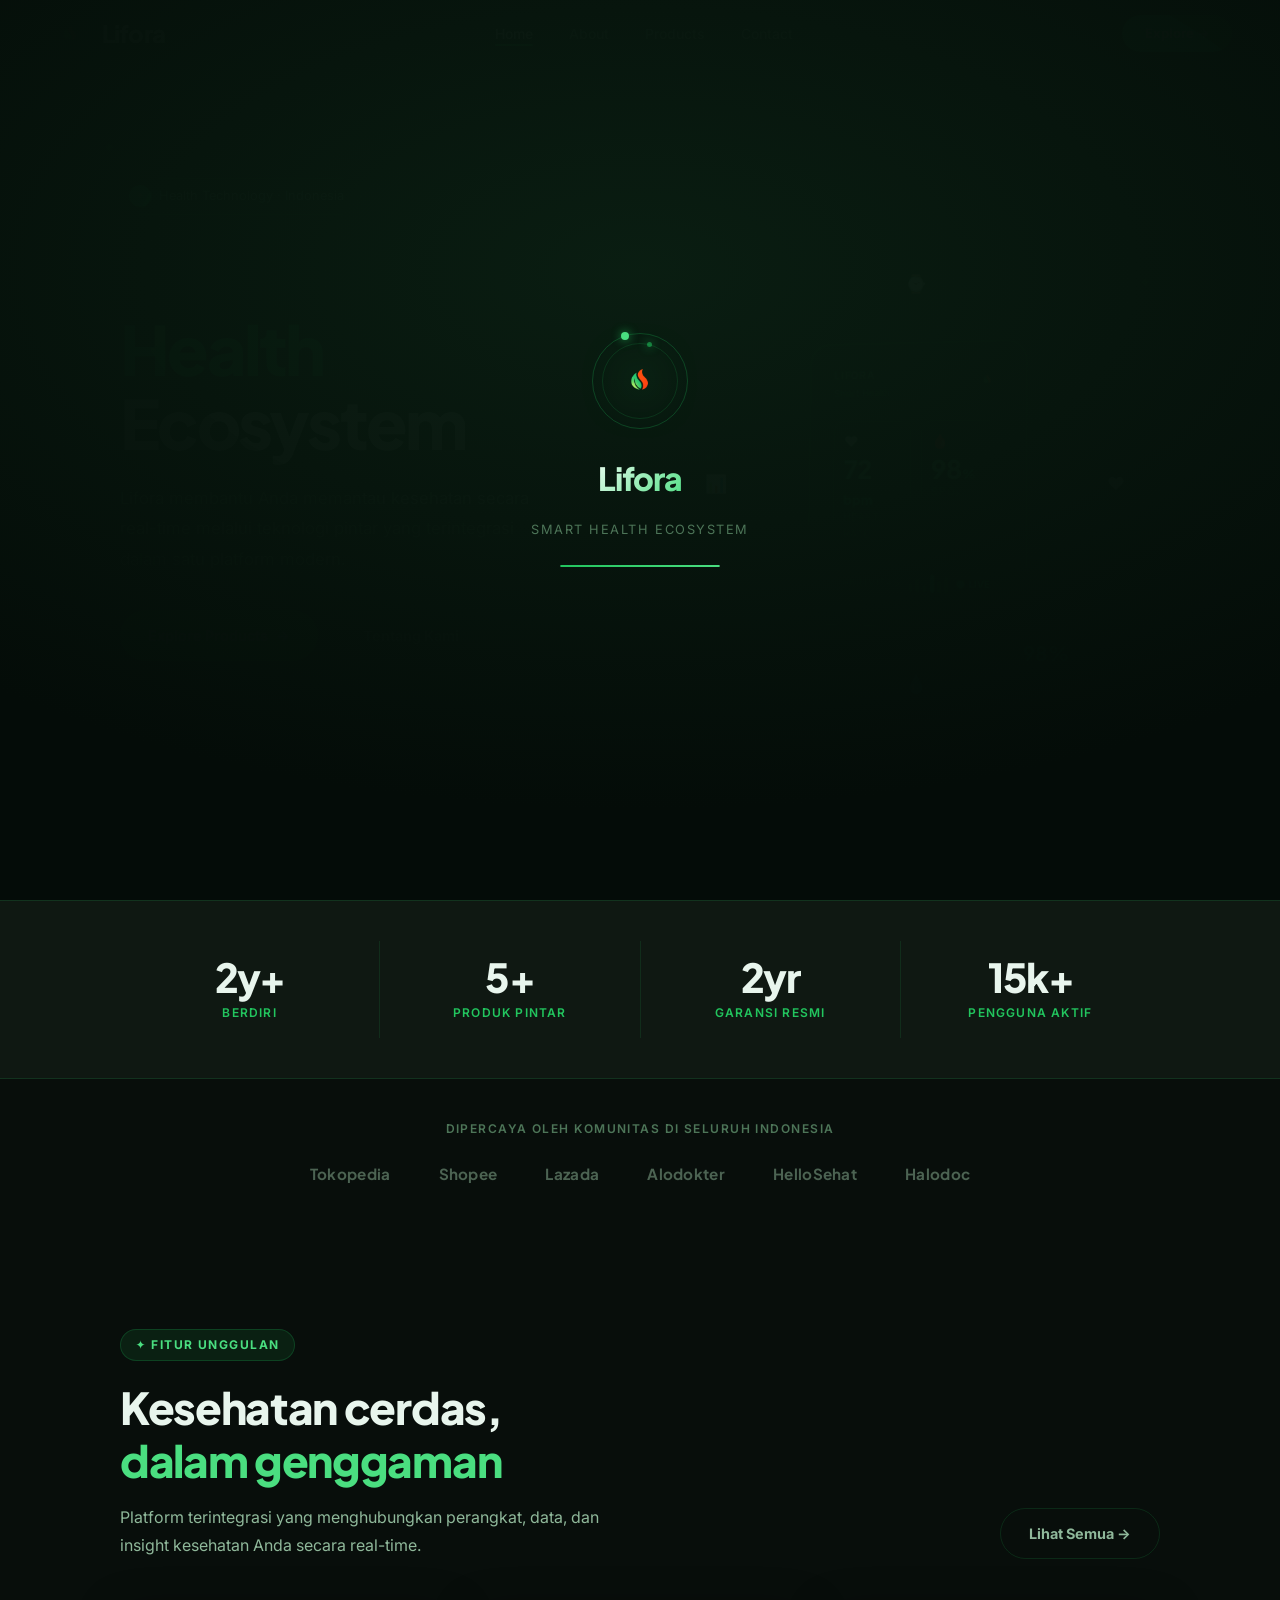
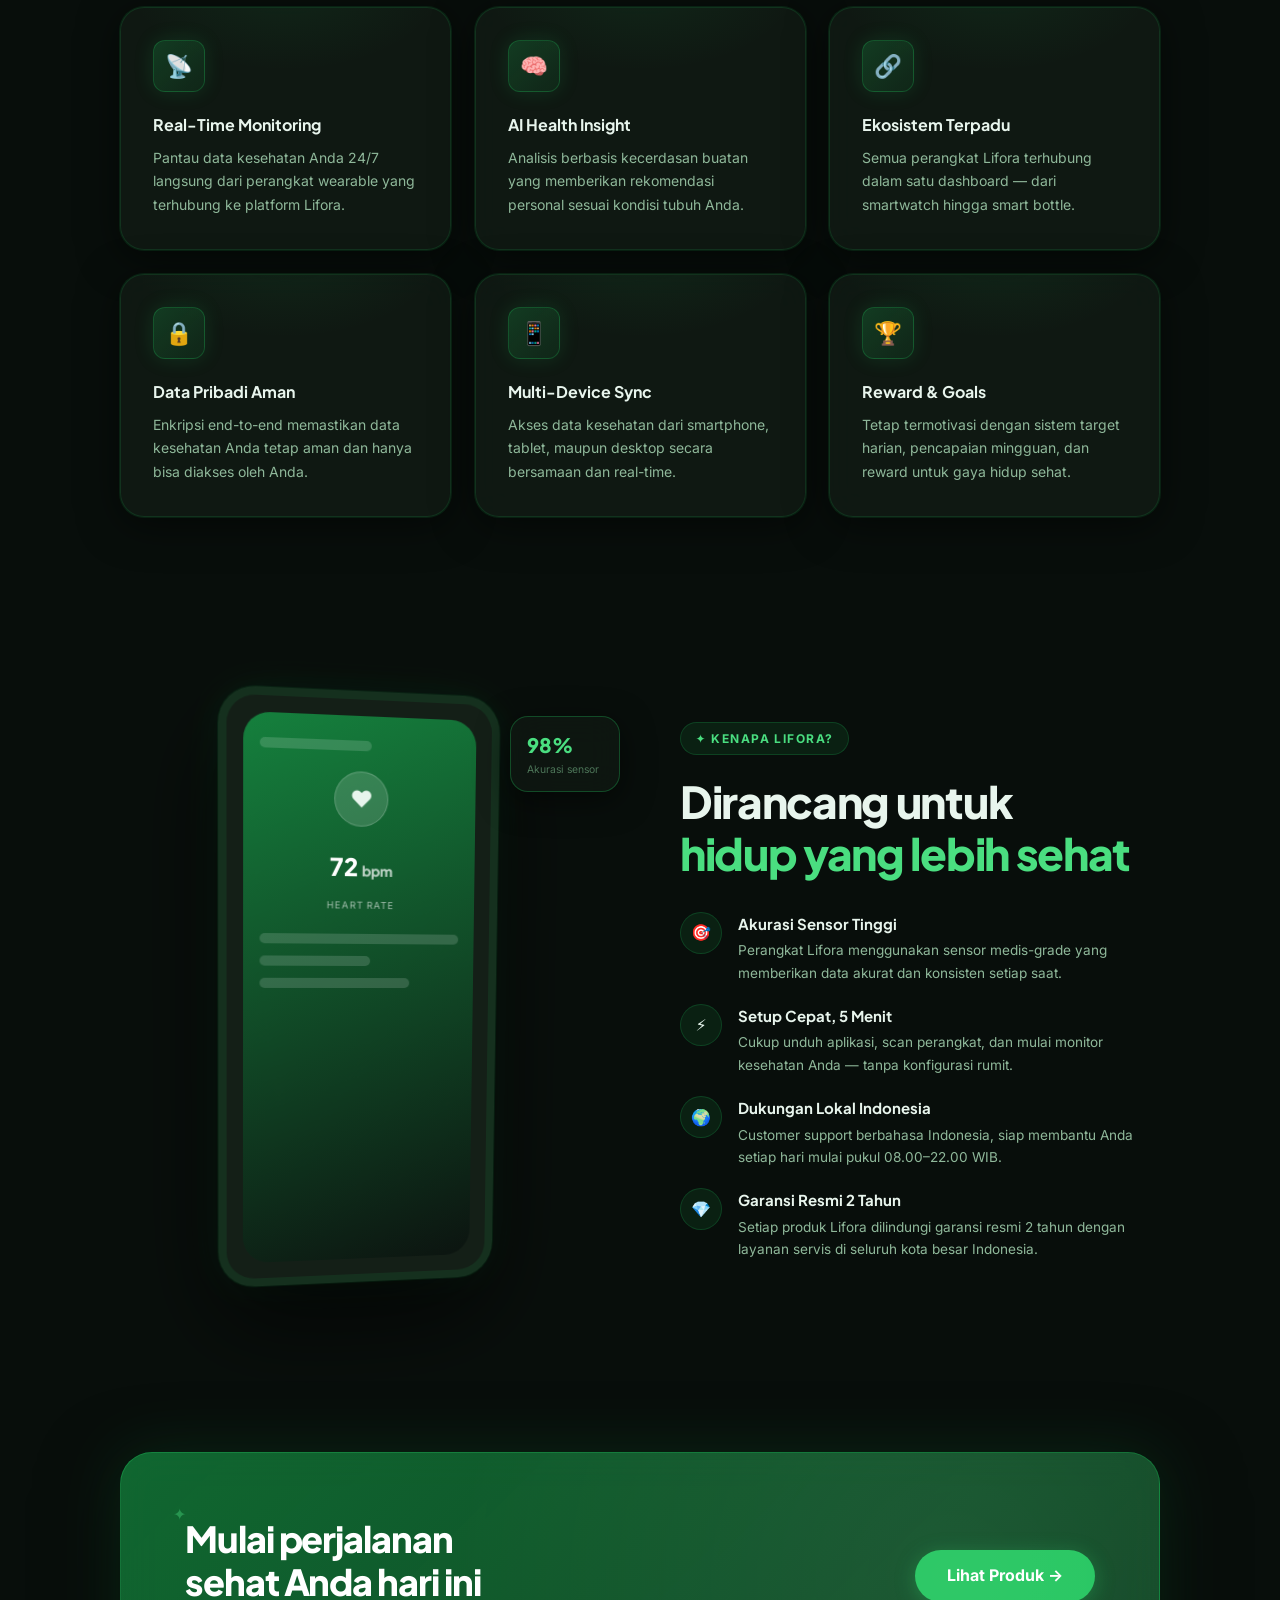
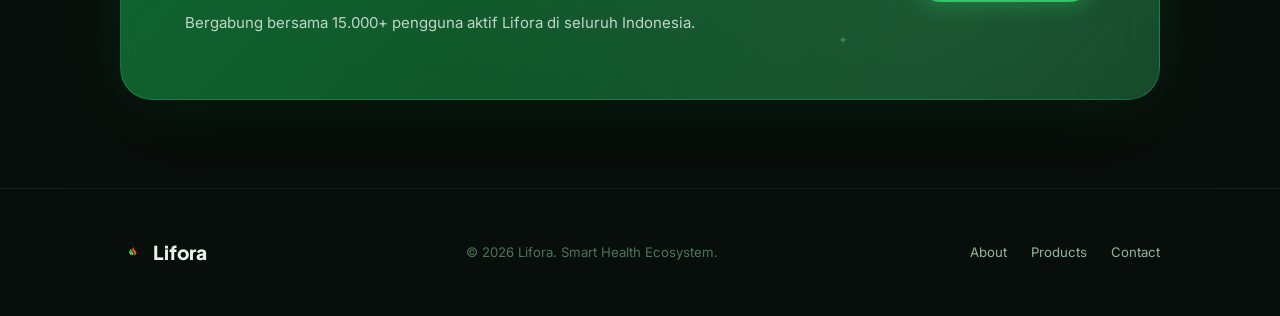
<file: index.html>
<!DOCTYPE html>
<html lang="id">
<head>
  <meta charset="UTF-8" />
  <meta name="viewport" content="width=device-width, initial-scale=1.0" />
  <title>Lifora — Smart Health Ecosystem</title>
  <link rel="stylesheet" href="css/style.css" />
</head>
<body>

<!-- ── Navbar ── -->

<!-- ── LOADING SCREEN ── -->
<div id="loading-screen">
  <div class="loading-inner">
    <div class="loading-logo-wrap">
      <img src="img/fto.png" alt="Lifora" class="loading-logo-img" />
      <div class="loading-ring"></div>
      <div class="loading-ring loading-ring-2"></div>
    </div>
    <div class="loading-brand">Lifora</div>
    <div class="loading-tagline">Smart Health Ecosystem</div>
    <div class="loading-bar-wrap">
      <div class="loading-bar"></div>
    </div>
  </div>
</div>

<nav class="navbar">
  <a href="index.html" class="nav-logo">
    <img src="img/fto.png" alt="Lifora Logo" class="logo-img" />
    Lifora
  </a>
  <ul class="nav-links">
    <li><a href="index.html">Home</a></li>
    <li><a href="about.html">About</a></li>
    <li><a href="products.html">Products</a></li>
    <li><a href="contact.html">Contact</a></li>
  </ul>
  <div class="nav-actions">
    <a href="products.html" class="nav-cta">Explore →</a>
    <button class="hamburger" aria-label="Menu">
      <span></span><span></span><span></span>
    </button>
  </div>
</nav>

<!-- Mobile menu -->
<nav class="mobile-menu">
  <a href="index.html">Home</a>
  <a href="about.html">About</a>
  <a href="products.html">Products</a>
  <a href="contact.html">Contact</a>
</nav>

<!-- ── HERO ── -->
<section class="hero">
  <!-- Sparkle stars -->
  <span class="star" style="top:15%;left:8%;animation-delay:0s;">✦</span>
  <span class="star" style="top:30%;right:10%;animation-delay:.8s;">✦</span>
  <span class="star" style="top:70%;left:5%;animation-delay:1.6s;font-size:.7rem;">✦</span>
  <span class="star" style="top:80%;right:20%;animation-delay:.4s;font-size:.6rem;">✦</span>
  <span class="star" style="top:50%;left:55%;animation-delay:1.2s;font-size:.65rem;">✦</span>

  <div class="container">
    <div class="hero-inner">
      <!-- Left -->
      <div class="hero-left fade-in">
        <div class="hero-badge">
          <span class="hero-badge-dot">✦</span>
          Health Technology · Indonesia
        </div>
        <h1 class="hero-title">
          <span class="hero-typed-static"></span><br>
          <span class="accent hero-typed-word" id="heroTyped">Health</span><br>
          Ecosystem
        </h1>
        <p class="hero-sub">
          Lifora membantu Anda memantau kesehatan secara real-time melalui teknologi pintar yang terintegrasi dalam satu platform modern.
        </p>
        <div class="hero-actions">
          <a href="products.html" class="btn btn-primary">
            Explore Products <span>→</span>
          </a>
          <a href="about.html" class="btn btn-ghost">
            Tentang Kami
          </a>
        </div>
        <div class="hero-stats">
          <div class="stat-item">
            <div class="stat-num"><span data-count="15" data-suffix="k+">15k+</span></div>
            <div class="stat-label">Pengguna Aktif</div>
          </div>
          <div class="stat-item">
            <div class="stat-num"><span data-count="5">5</span></div>
            <div class="stat-label">Produk Smart</div>
          </div>
          <div class="stat-item">
            <div class="stat-num"><span data-count="98" data-suffix="%">98%</span></div>
            <div class="stat-label">Kepuasan User</div>
          </div>
        </div>
      </div>

      <!-- Right: 3D Health Card Visual -->
      <div class="hero-visual">
        <div class="hero-device-wrap">
          <!-- Orbit rings -->
          <div class="hero-ring"></div>
          <div class="hero-ring hero-ring-2"></div>
          <div class="hero-ring hero-ring-3"></div>

          <!-- Orbit nodes -->
          <div class="orbit-node" style="top:0;left:50%;transform:translate(-50%,-50%);">⌚</div>
          <div class="orbit-node" style="bottom:0;left:50%;transform:translate(-50%,50%);">💧</div>
          <div class="orbit-node" style="top:50%;right:0;transform:translate(50%,-50%);">❤️</div>
          <div class="orbit-node" style="top:50%;left:0;transform:translate(-50%,-50%);">📊</div>

          <!-- Main 3D Health Card -->
          <div class="hero-health-card">
            <div class="card-logo-top">
              <div>
                <div class="card-brand">LIFORA</div>
                <div style="font-size:.6rem;color:var(--text-3);margin-top:.1rem;">Smart Health</div>
              </div>
              <div class="card-icon">
                <img src="img/fto.png" alt="Lifora" style="width:28px;height:28px;object-fit:contain;border-radius:6px;" />
              </div>
            </div>
            <!-- Health metrics mini grid -->
            <div class="card-metrics-grid">
              <div class="card-metric-item">
                <div class="card-metric-icon">❤️</div>
                <div class="card-metric-val">72<span style="font-size:.8rem;opacity:.7"> bpm</span></div>
                <div class="card-metric-label">Heart Rate</div>
              </div>
              <div class="card-metric-item">
                <div class="card-metric-icon">🩸</div>
                <div class="card-metric-val">98<span style="font-size:.8rem;opacity:.7">%</span></div>
                <div class="card-metric-label">SpO₂</div>
              </div>
            </div>
            <!-- Activity bar -->
            <div style="background:rgba(34,197,94,.07);border:1px solid rgba(34,197,94,.12);border-radius:8px;padding:.5rem .6rem;display:flex;justify-content:space-between;align-items:center;">
              <div style="font-size:.65rem;color:var(--text-3);text-transform:uppercase;letter-spacing:.06em;">Aktivitas</div>
              <div style="display:flex;gap:.2rem;align-items:flex-end;">
                <div style="width:4px;height:10px;background:rgba(34,197,94,.3);border-radius:2px;"></div>
                <div style="width:4px;height:14px;background:rgba(34,197,94,.5);border-radius:2px;"></div>
                <div style="width:4px;height:8px;background:rgba(34,197,94,.3);border-radius:2px;"></div>
                <div style="width:4px;height:18px;background:var(--green-400);border-radius:2px;"></div>
                <div style="width:4px;height:12px;background:rgba(34,197,94,.5);border-radius:2px;"></div>
                <div style="width:4px;height:16px;background:rgba(34,197,94,.4);border-radius:2px;"></div>
              </div>
              <div style="display:flex;align-items:center;gap:.3rem;">
                <div class="card-pulse-dot"></div>
                <div style="font-size:.6rem;color:var(--green-400);font-weight:700;">LIVE</div>
              </div>
            </div>
          </div>

          <!-- Mini floating badge -->
          <div class="hero-mini-card">
            <div class="mini-card-label">SpO₂</div>
            <div class="mini-card-val">98%</div>
            <div class="mini-card-sub">Oksigen darah</div>
          </div>
        </div>
      </div>
    </div>
  </div>
</section>

<!-- ── STATS STRIP (GreenBank style) ── -->
<div class="stats-strip">
  <div class="container">
    <div class="stats-strip-inner">
      <div class="stat-strip-item fade-in">
        <div class="stat-strip-num">2y+</div>
        <div class="stat-strip-label">Berdiri</div>
      </div>
      <div class="stat-strip-item fade-in">
        <div class="stat-strip-num">5+</div>
        <div class="stat-strip-label">Produk Pintar</div>
      </div>
      <div class="stat-strip-item fade-in">
        <div class="stat-strip-num">2yr</div>
        <div class="stat-strip-label">Garansi Resmi</div>
      </div>
      <div class="stat-strip-item fade-in">
        <div class="stat-strip-num">15k+</div>
        <div class="stat-strip-label">Pengguna Aktif</div>
      </div>
    </div>
  </div>
</div>

<!-- ── TRUST STRIP ── -->
<div class="trust-strip">
  <div class="container">
    <div class="trust-label">Dipercaya oleh komunitas di seluruh Indonesia</div>
    <div class="trust-logos">
      <span class="trust-logo">Tokopedia</span>
      <span class="trust-logo">Shopee</span>
      <span class="trust-logo">Lazada</span>
      <span class="trust-logo">Alodokter</span>
      <span class="trust-logo">HelloSehat</span>
      <span class="trust-logo">Halodoc</span>
    </div>
  </div>
</div>

<!-- ── FEATURES ── -->
<section class="features">
  <div class="container">
    <div class="features-header">
      <div class="fade-in" style="max-width: 540px;">
        <div class="section-eyebrow">✦ Fitur Unggulan</div>
        <h2 class="section-title">Kesehatan cerdas,<br><em>dalam genggaman</em></h2>
        <p class="section-sub">Platform terintegrasi yang menghubungkan perangkat, data, dan insight kesehatan Anda secara real-time.</p>
      </div>
      <div class="fade-in">
        <a href="products.html" class="btn btn-ghost">Lihat Semua →</a>
      </div>
    </div>

    <div class="features-grid">
      <div class="feature-card card-3d fade-in">
        <div class="feature-icon">📡</div>
        <h3>Real-Time Monitoring</h3>
        <p>Pantau data kesehatan Anda 24/7 langsung dari perangkat wearable yang terhubung ke platform Lifora.</p>
      </div>
      <div class="feature-card card-3d fade-in">
        <div class="feature-icon">🧠</div>
        <h3>AI Health Insight</h3>
        <p>Analisis berbasis kecerdasan buatan yang memberikan rekomendasi personal sesuai kondisi tubuh Anda.</p>
      </div>
      <div class="feature-card card-3d fade-in">
        <div class="feature-icon">🔗</div>
        <h3>Ekosistem Terpadu</h3>
        <p>Semua perangkat Lifora terhubung dalam satu dashboard — dari smartwatch hingga smart bottle.</p>
      </div>
      <div class="feature-card card-3d fade-in">
        <div class="feature-icon">🔒</div>
        <h3>Data Pribadi Aman</h3>
        <p>Enkripsi end-to-end memastikan data kesehatan Anda tetap aman dan hanya bisa diakses oleh Anda.</p>
      </div>
      <div class="feature-card card-3d fade-in">
        <div class="feature-icon">📱</div>
        <h3>Multi-Device Sync</h3>
        <p>Akses data kesehatan dari smartphone, tablet, maupun desktop secara bersamaan dan real-time.</p>
      </div>
      <div class="feature-card card-3d fade-in">
        <div class="feature-icon">🏆</div>
        <h3>Reward & Goals</h3>
        <p>Tetap termotivasi dengan sistem target harian, pencapaian mingguan, dan reward untuk gaya hidup sehat.</p>
      </div>
    </div>
  </div>
</section>

<!-- ── WHY LIFORA ── -->
<section class="why">
  <div class="container">
    <div class="why-inner">
      <div class="why-visual fade-in">
        <!-- 3D Device mock -->
        <div class="why-device">
          <div class="device-screen">
            <div class="device-row short"></div>
            <div class="device-circle">❤️</div>
            <div class="device-metric">72 <span style="font-size:.875rem;opacity:.7">bpm</span></div>
            <div class="device-metric-label">Heart Rate</div>
            <div class="device-row" style="margin-top:.5rem"></div>
            <div class="device-row short"></div>
            <div class="device-row" style="width:75%"></div>
          </div>
        </div>
        <!-- Floating badge -->
        <div class="why-badge">
          <div class="why-badge-val">98%</div>
          <div class="why-badge-label">Akurasi sensor</div>
        </div>
      </div>

      <div class="fade-in">
        <div class="section-eyebrow">✦ Kenapa Lifora?</div>
        <h2 class="section-title">Dirancang untuk<br><em>hidup yang lebih sehat</em></h2>
        <div class="why-list">
          <div class="why-item">
            <div class="why-item-icon">🎯</div>
            <div class="why-item-text">
              <h4>Akurasi Sensor Tinggi</h4>
              <p>Perangkat Lifora menggunakan sensor medis-grade yang memberikan data akurat dan konsisten setiap saat.</p>
            </div>
          </div>
          <div class="why-item">
            <div class="why-item-icon">⚡</div>
            <div class="why-item-text">
              <h4>Setup Cepat, 5 Menit</h4>
              <p>Cukup unduh aplikasi, scan perangkat, dan mulai monitor kesehatan Anda — tanpa konfigurasi rumit.</p>
            </div>
          </div>
          <div class="why-item">
            <div class="why-item-icon">🌍</div>
            <div class="why-item-text">
              <h4>Dukungan Lokal Indonesia</h4>
              <p>Customer support berbahasa Indonesia, siap membantu Anda setiap hari mulai pukul 08.00–22.00 WIB.</p>
            </div>
          </div>
          <div class="why-item">
            <div class="why-item-icon">💎</div>
            <div class="why-item-text">
              <h4>Garansi Resmi 2 Tahun</h4>
              <p>Setiap produk Lifora dilindungi garansi resmi 2 tahun dengan layanan servis di seluruh kota besar Indonesia.</p>
            </div>
          </div>
        </div>
      </div>
    </div>
  </div>
</section>

<!-- ── CTA Banner ── -->
<section class="cta-banner">
  <div class="container">
    <div class="cta-banner-inner fade-in">
      <span class="star" style="top:20%;left:5%;animation-delay:.3s;">✦</span>
      <span class="star" style="bottom:20%;right:30%;animation-delay:1s;font-size:.7rem;">✦</span>
      <div style="position:relative;">
        <h2>Mulai perjalanan<br>sehat Anda hari ini</h2>
        <p>Bergabung bersama 15.000+ pengguna aktif Lifora di seluruh Indonesia.</p>
      </div>
      <a href="products.html" class="btn-white">Lihat Produk →</a>
    </div>
  </div>
</section>

<!-- ── Footer ── -->
<footer>
  <div class="container">
    <div class="footer-inner">
      <div class="footer-logo">
        <img src="img/fto.png" alt="Lifora" class="footer-logo-img" />
        Lifora<span></span>
      </div>
      <p class="footer-copy">© 2026 Lifora. Smart Health Ecosystem.</p>
      <div class="footer-links">
        <a href="about.html">About</a>
        <a href="products.html">Products</a>
        <a href="contact.html">Contact</a>
      </div>
    </div>
  </div>
</footer>

<script src="js/script.js"></script>
</body>
</html>
</file>
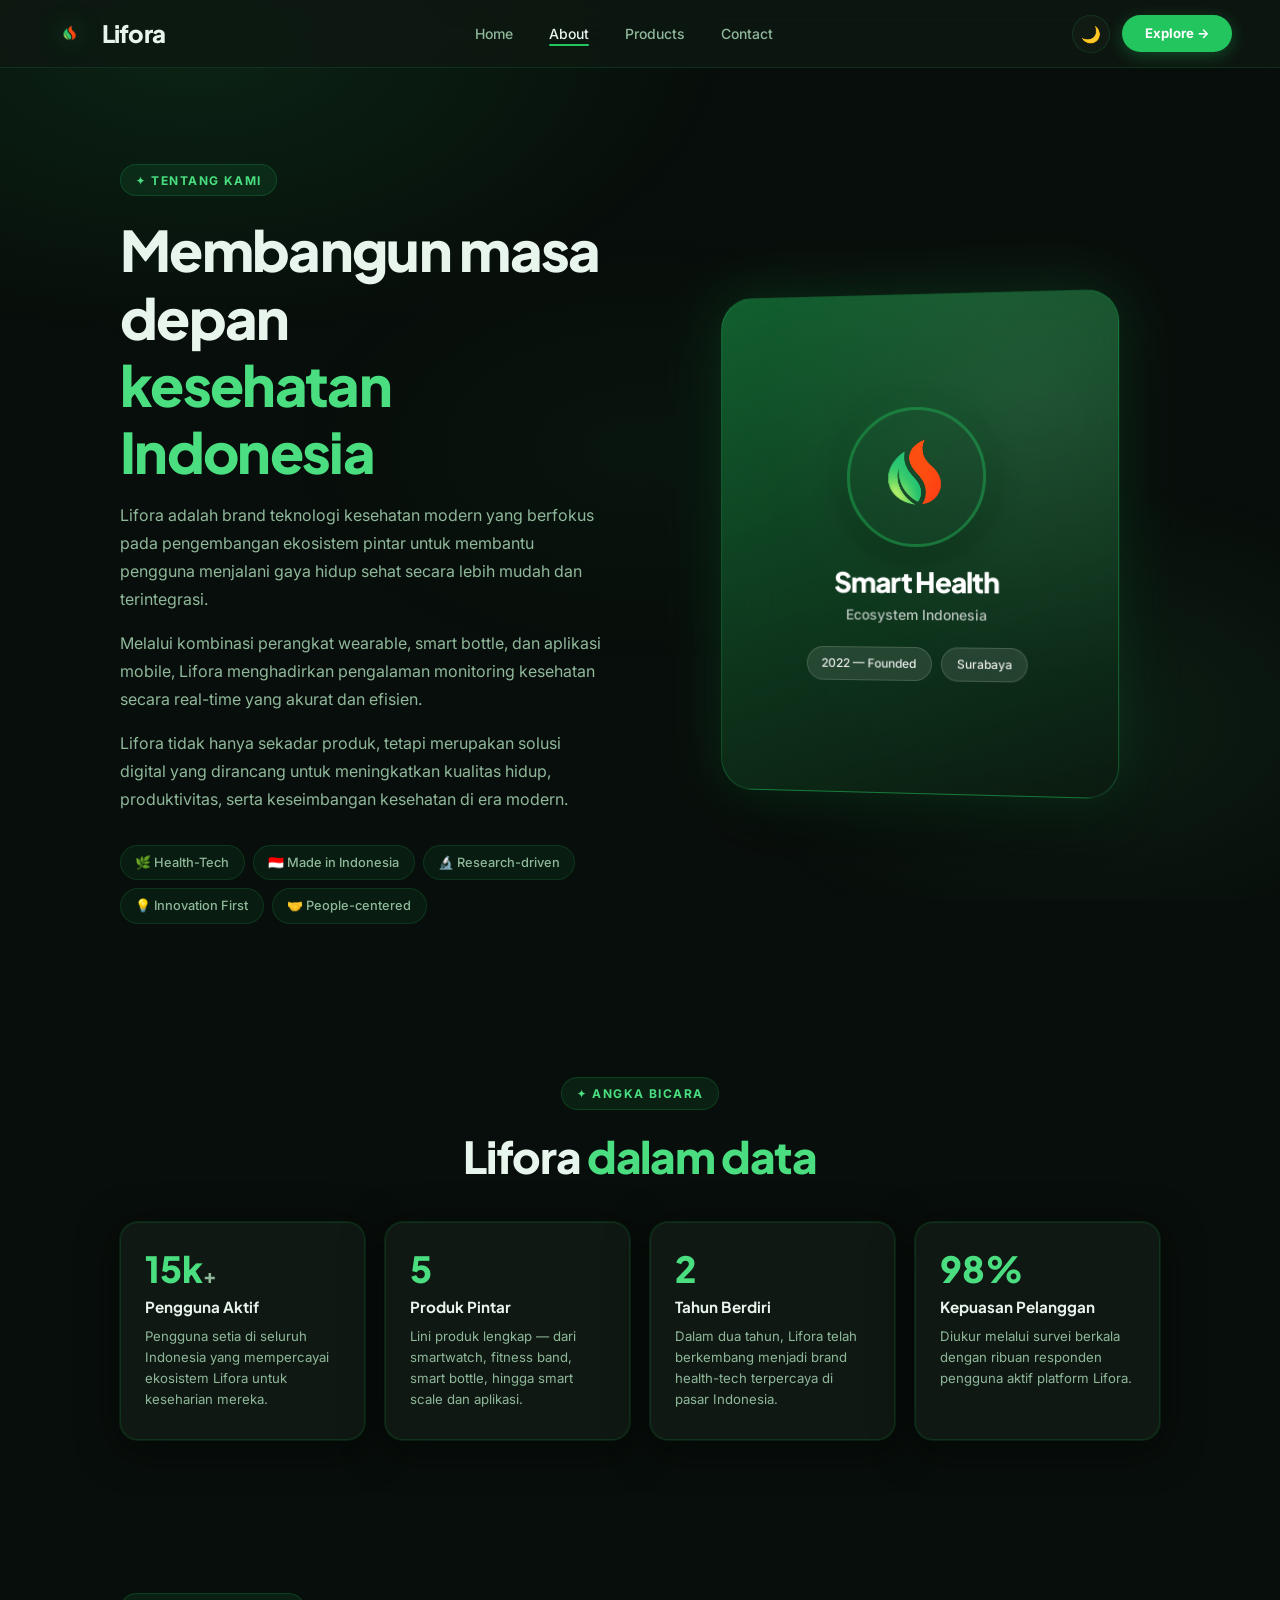
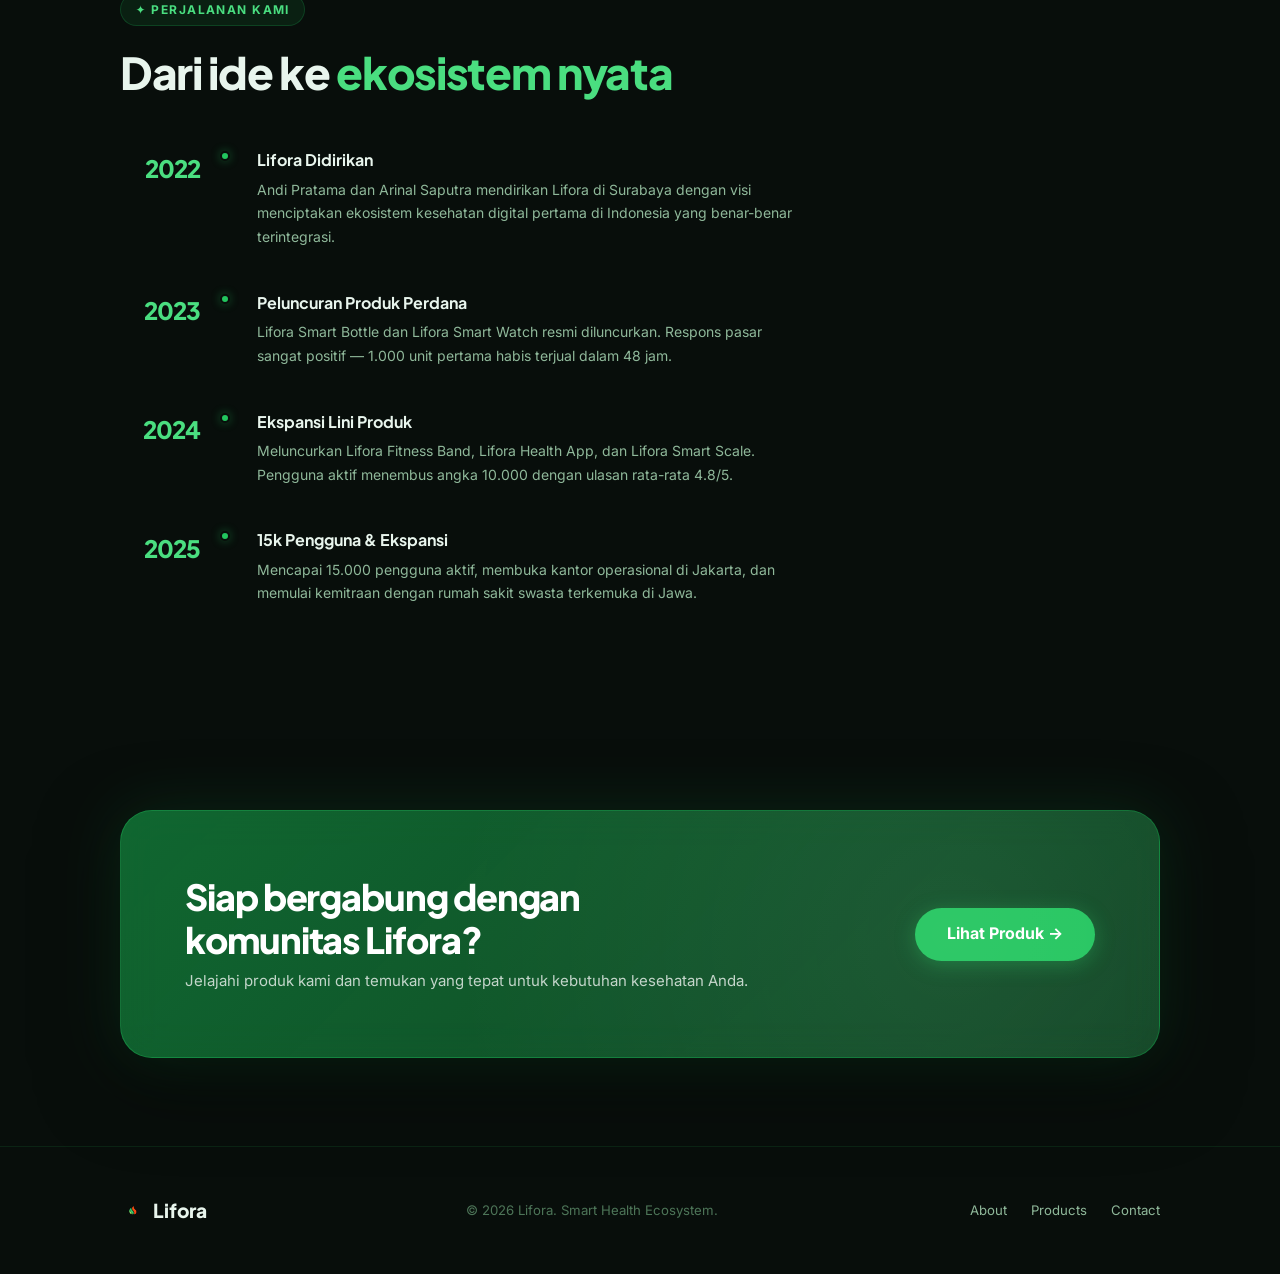
<file: about.html>
<!DOCTYPE html>
<html lang="id">
<head>
  <meta charset="UTF-8" />
  <meta name="viewport" content="width=device-width, initial-scale=1.0" />
  <title>About — Lifora</title>
  <link rel="stylesheet" href="css/style.css" />
</head>
<body>

<!-- ── Navbar ── -->
<nav class="navbar">
  <a href="index.html" class="nav-logo">
    <img src="img/fto.png" alt="Lifora Logo" class="logo-img" />
    Lifora<span></span>
  </a>
  <ul class="nav-links">
    <li><a href="index.html">Home</a></li>
    <li><a href="about.html">About</a></li>
    <li><a href="products.html">Products</a></li>
    <li><a href="contact.html">Contact</a></li>
  </ul>
  <div class="nav-actions">
    <button class="theme-toggle" aria-label="Toggle theme">🌙</button>
    <a href="products.html" class="nav-cta">Explore →</a>
    <button class="hamburger" aria-label="Menu">
      <span></span><span></span><span></span>
    </button>
  </div>
</nav>
<nav class="mobile-menu">
  <a href="index.html">Home</a>
  <a href="about.html">About</a>
  <a href="products.html">Products</a>
  <a href="contact.html">Contact</a>
</nav>

<!-- ── About Hero ── -->
<section class="about-hero">
  <div class="container">
    <div class="about-hero-grid">
      <div class="fade-in">
        <div class="section-eyebrow">✦ Tentang Kami</div>
        <h1 class="section-title" style="font-size: clamp(2.25rem,5vw,3.5rem);">
          Membangun masa depan<br><em>kesehatan Indonesia</em>
        </h1>
        <p class="section-sub" style="margin-top: 1rem;">
          Lifora adalah brand teknologi kesehatan modern yang berfokus pada pengembangan ekosistem pintar untuk membantu pengguna menjalani gaya hidup sehat secara lebih mudah dan terintegrasi.
        </p>
        <p class="section-sub" style="margin-top: 1rem;">
          Melalui kombinasi perangkat wearable, smart bottle, dan aplikasi mobile, Lifora menghadirkan pengalaman monitoring kesehatan secara real-time yang akurat dan efisien.
        </p>
        <p class="section-sub" style="margin-top: 1rem;">
          Lifora tidak hanya sekadar produk, tetapi merupakan solusi digital yang dirancang untuk meningkatkan kualitas hidup, produktivitas, serta keseimbangan kesehatan di era modern.
        </p>
        <div class="mission-tags" style="margin-top: 2rem;">
          <span class="tag">🌿 Health-Tech</span>
          <span class="tag">🇮🇩 Made in Indonesia</span>
          <span class="tag">🔬 Research-driven</span>
          <span class="tag">💡 Innovation First</span>
          <span class="tag">🤝 People-centered</span>
        </div>
      </div>

      <!-- Visual: brand image -->
      <div class="fade-in" style="display:flex; align-items:center; justify-content:center;">
        <div class="about-brand-card">
          <div class="about-brand-bg"></div>
          <img src="img/fto.png" alt="Lifora Brand" class="about-brand-img" />
          <div class="about-brand-text">
            <div class="about-brand-name">Smart Health</div>
            <div class="about-brand-sub">Ecosystem Indonesia</div>
          </div>
          <div class="about-brand-tags">
            <span>2022 — Founded</span>
            <span>Surabaya</span>
          </div>
        </div>
      </div>
    </div>
  </div>
</section>

<!-- ── Values ── -->
<section class="about-values">
  <div class="container">
    <div style="text-align: center;" class="fade-in">
      <div class="section-eyebrow" style="margin-inline:auto;">✦ Angka Bicara</div>
      <h2 class="section-title" style="text-align:center;">Lifora <em>dalam data</em></h2>
    </div>
    <div class="values-grid">
      <div class="value-card fade-in">
        <div class="value-num">15k<span style="font-size:1.25rem;color:var(--text-2)">+</span></div>
        <h3>Pengguna Aktif</h3>
        <p>Pengguna setia di seluruh Indonesia yang mempercayai ekosistem Lifora untuk keseharian mereka.</p>
      </div>
      <div class="value-card fade-in">
        <div class="value-num">5</div>
        <h3>Produk Pintar</h3>
        <p>Lini produk lengkap — dari smartwatch, fitness band, smart bottle, hingga smart scale dan aplikasi.</p>
      </div>
      <div class="value-card fade-in">
        <div class="value-num">2</div>
        <h3>Tahun Berdiri</h3>
        <p>Dalam dua tahun, Lifora telah berkembang menjadi brand health-tech terpercaya di pasar Indonesia.</p>
      </div>
      <div class="value-card fade-in">
        <div class="value-num">98%</div>
        <h3>Kepuasan Pelanggan</h3>
        <p>Diukur melalui survei berkala dengan ribuan responden pengguna aktif platform Lifora.</p>
      </div>
    </div>
  </div>
</section>

<!-- ── Timeline ── -->
<section class="timeline">
  <div class="container">
    <div class="fade-in">
      <div class="section-eyebrow">✦ Perjalanan Kami</div>
      <h2 class="section-title">Dari ide ke <em>ekosistem nyata</em></h2>
    </div>

    <div class="timeline-items" style="margin-top: 3rem; max-width: 680px;">
      <div class="timeline-item fade-in">
        <div class="timeline-year">2022</div>
        <div class="timeline-line"></div>
        <div class="timeline-content">
          <h4>Lifora Didirikan</h4>
          <p>Andi Pratama dan Arinal Saputra mendirikan Lifora di Surabaya dengan visi menciptakan ekosistem kesehatan digital pertama di Indonesia yang benar-benar terintegrasi.</p>
        </div>
      </div>
      <div class="timeline-item fade-in">
        <div class="timeline-year">2023</div>
        <div class="timeline-line"></div>
        <div class="timeline-content">
          <h4>Peluncuran Produk Perdana</h4>
          <p>Lifora Smart Bottle dan Lifora Smart Watch resmi diluncurkan. Respons pasar sangat positif — 1.000 unit pertama habis terjual dalam 48 jam.</p>
        </div>
      </div>
      <div class="timeline-item fade-in">
        <div class="timeline-year">2024</div>
        <div class="timeline-line"></div>
        <div class="timeline-content">
          <h4>Ekspansi Lini Produk</h4>
          <p>Meluncurkan Lifora Fitness Band, Lifora Health App, dan Lifora Smart Scale. Pengguna aktif menembus angka 10.000 dengan ulasan rata-rata 4.8/5.</p>
        </div>
      </div>
      <div class="timeline-item fade-in">
        <div class="timeline-year">2025</div>
        <div class="timeline-line"></div>
        <div class="timeline-content">
          <h4>15k Pengguna & Ekspansi</h4>
          <p>Mencapai 15.000 pengguna aktif, membuka kantor operasional di Jakarta, dan memulai kemitraan dengan rumah sakit swasta terkemuka di Jawa.</p>
        </div>
      </div>
    </div>
  </div>
</section>

<!-- ── CTA Banner ── -->
<section class="cta-banner">
  <div class="container">
    <div class="cta-banner-inner fade-in">
      <div>
        <h2>Siap bergabung dengan<br>komunitas Lifora?</h2>
        <p>Jelajahi produk kami dan temukan yang tepat untuk kebutuhan kesehatan Anda.</p>
      </div>
      <a href="products.html" class="btn-white">Lihat Produk →</a>
    </div>
  </div>
</section>

<!-- ── Footer ── -->
<footer>
  <div class="container">
    <div class="footer-inner">
      <div class="footer-logo">
        <img src="img/fto.png" alt="Lifora" class="footer-logo-img" />
        Lifora<span></span>
      </div>
      <p class="footer-copy">© 2026 Lifora. Smart Health Ecosystem.</p>
      <div class="footer-links">
        <a href="about.html">About</a>
        <a href="products.html">Products</a>
        <a href="contact.html">Contact</a>
      </div>
    </div>
  </div>
</footer>

<script src="js/script.js"></script>
</body>
</html>
</file>
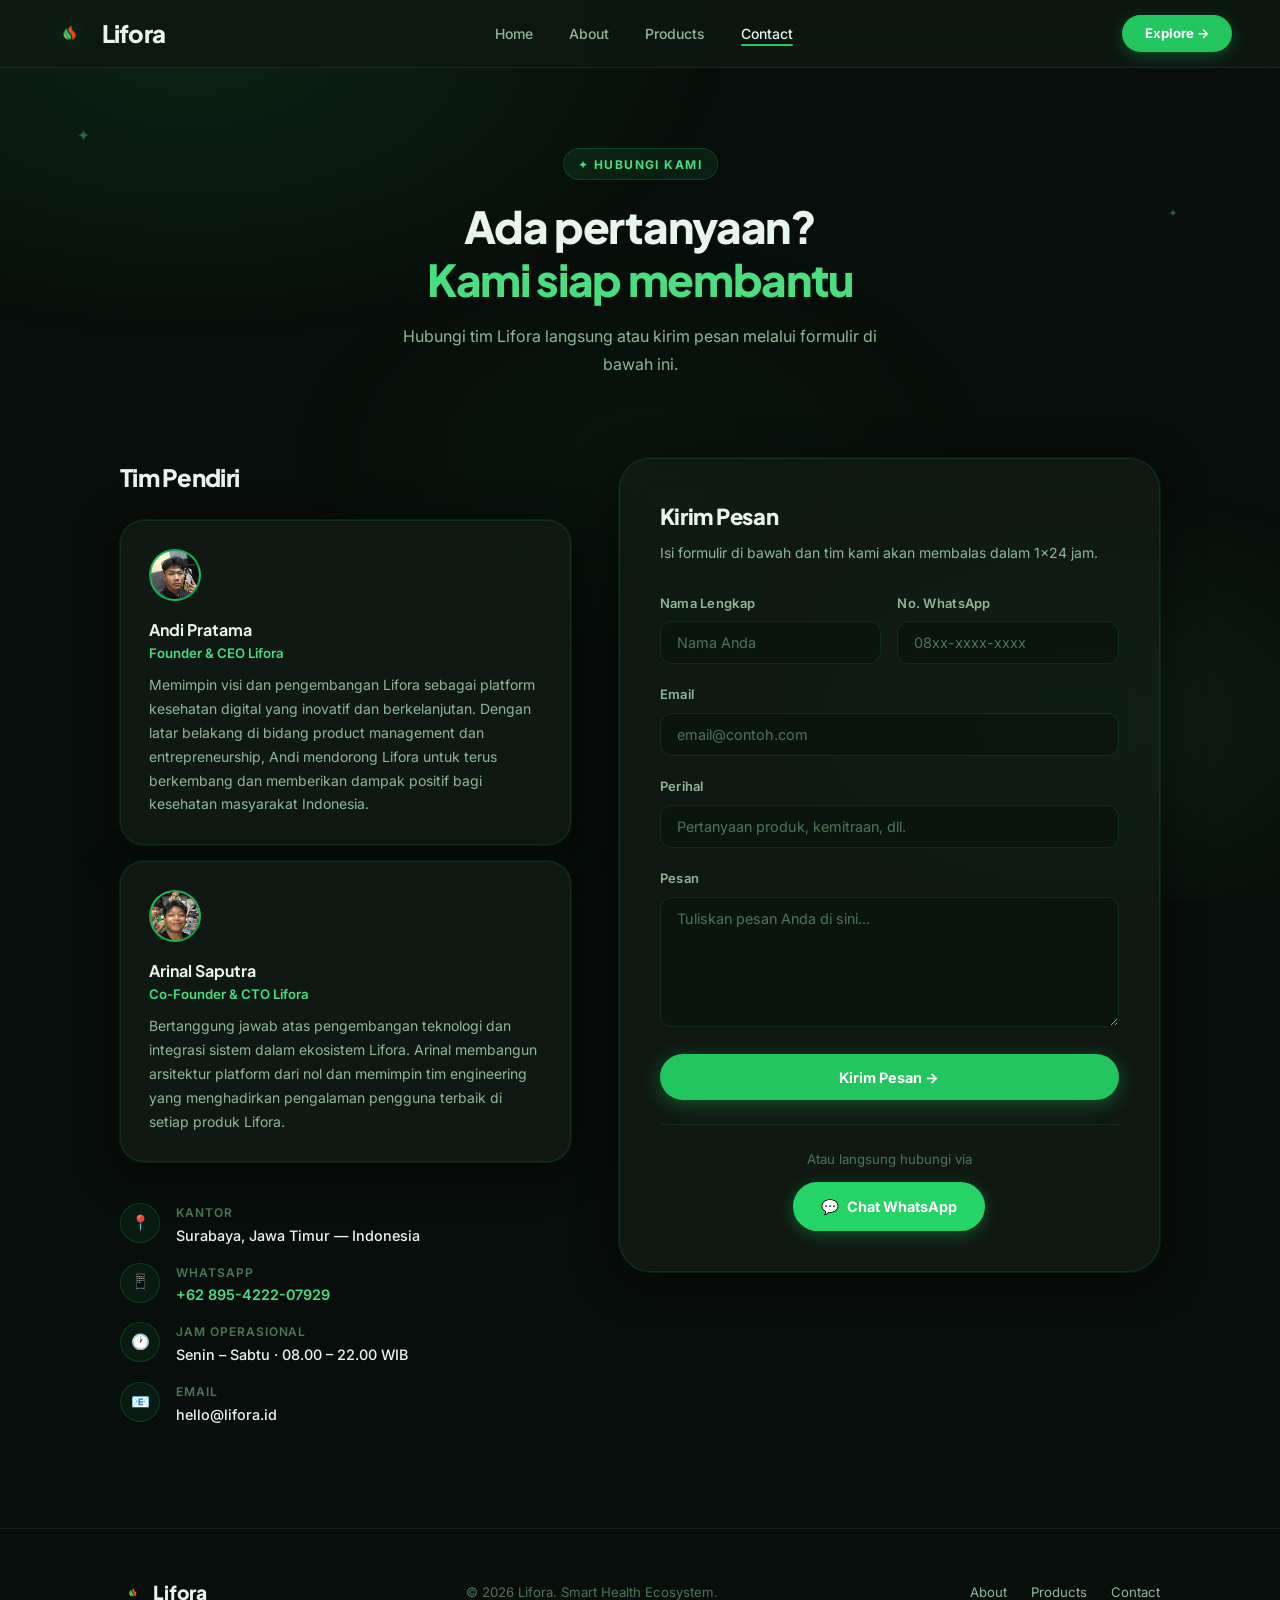
<file: contact.html>
<!DOCTYPE html>
<html lang="id">
<head>
  <meta charset="UTF-8" />
  <meta name="viewport" content="width=device-width, initial-scale=1.0" />
  <title>Contact — Lifora</title>
  <link rel="stylesheet" href="css/style.css" />
</head>
<body>

<!-- ── Navbar ── -->
<nav class="navbar">
  <a href="index.html" class="nav-logo">
    <img src="img/fto.png" alt="Lifora Logo" class="logo-img" />
    Lifora
  </a>
  <ul class="nav-links">
    <li><a href="index.html">Home</a></li>
    <li><a href="about.html">About</a></li>
    <li><a href="products.html">Products</a></li>
    <li><a href="contact.html">Contact</a></li>
  </ul>
  <div class="nav-actions">
    <a href="products.html" class="nav-cta">Explore →</a>
    <button class="hamburger" aria-label="Menu">
      <span></span><span></span><span></span>
    </button>
  </div>
</nav>
<nav class="mobile-menu">
  <a href="index.html">Home</a>
  <a href="about.html">About</a>
  <a href="products.html">Products</a>
  <a href="contact.html">Contact</a>
</nav>

<!-- ── Contact Hero ── -->
<section class="contact-hero">
  <span class="star" style="top:30%;left:6%;animation-delay:.5s;">✦</span>
  <span class="star" style="top:50%;right:8%;animation-delay:1.1s;font-size:.7rem;">✦</span>
  <div class="container">
    <div class="fade-in">
      <div class="section-eyebrow" style="margin-inline:auto;">✦ Hubungi Kami</div>
    </div>
    <h1 class="section-title fade-in" style="text-align:center; margin-inline:auto; max-width:560px;">
      Ada pertanyaan?<br><em>Kami siap membantu</em>
    </h1>
    <p class="section-sub fade-in" style="text-align:center; margin-inline:auto; margin-top:.75rem;">
      Hubungi tim Lifora langsung atau kirim pesan melalui formulir di bawah ini.
    </p>
  </div>
</section>

<!-- ── Contact Grid ── -->
<section class="contact-grid">
  <div class="container">
    <div class="contact-grid-inner">

      <!-- Left: Founders + Info -->
      <div>
        <div class="founders-section fade-in">
          <h2 class="founders-title">Tim Pendiri</h2>

          <div class="founder-card card-3d">
            <div class="founder-avatar">
              <img src="img/andi.png" alt="Andi Nur Aziz" class="founder-avatar-img" />
            </div>
            <div class="founder-name">Andi Pratama</div>
            <div class="founder-role">Founder & CEO Lifora</div>
            <p class="founder-bio">
              Memimpin visi dan pengembangan Lifora sebagai platform kesehatan digital yang inovatif dan berkelanjutan. Dengan latar belakang di bidang product management dan entrepreneurship, Andi mendorong Lifora untuk terus berkembang dan memberikan dampak positif bagi kesehatan masyarakat Indonesia.
            </p>
          </div>

          <div class="founder-card card-3d">
            <div class="founder-avatar">
              <img src="img/arinal.png" alt="Muhammad Arinal Haq" class="founder-avatar-img" />
            </div>
            <div class="founder-name">Arinal Saputra</div>
            <div class="founder-role">Co-Founder & CTO Lifora</div>
            <p class="founder-bio">
              Bertanggung jawab atas pengembangan teknologi dan integrasi sistem dalam ekosistem Lifora. Arinal membangun arsitektur platform dari nol dan memimpin tim engineering yang menghadirkan pengalaman pengguna terbaik di setiap produk Lifora.
            </p>
          </div>
        </div>

        <!-- Contact Info -->
        <div class="contact-info fade-in">
          <div class="contact-info-item">
            <div class="contact-info-icon">📍</div>
            <div class="contact-info-text">
              <div class="label">Kantor</div>
              <div class="value">Surabaya, Jawa Timur — Indonesia</div>
            </div>
          </div>
          <div class="contact-info-item">
            <div class="contact-info-icon">📱</div>
            <div class="contact-info-text">
              <div class="label">WhatsApp</div>
              <div class="value">
                <a href="https://wa.me/62895422207929" target="_blank" style="color: var(--green-400); font-weight: 600;">
                  +62 895-4222-07929
                </a>
              </div>
            </div>
          </div>
          <div class="contact-info-item">
            <div class="contact-info-icon">🕐</div>
            <div class="contact-info-text">
              <div class="label">Jam Operasional</div>
              <div class="value">Senin – Sabtu · 08.00 – 22.00 WIB</div>
            </div>
          </div>
          <div class="contact-info-item">
            <div class="contact-info-icon">📧</div>
            <div class="contact-info-text">
              <div class="label">Email</div>
              <div class="value">hello@lifora.id</div>
            </div>
          </div>
        </div>
      </div>

      <!-- Right: Form -->
      <div class="contact-form-card fade-in">
        <h3>Kirim Pesan</h3>
        <p>Isi formulir di bawah dan tim kami akan membalas dalam 1×24 jam.</p>

        <form id="contactForm">
          <div class="form-row">
            <div class="form-group">
              <label class="form-label" for="nama">Nama Lengkap</label>
              <input class="form-input" id="nama" type="text" placeholder="Nama Anda" required />
            </div>
            <div class="form-group">
              <label class="form-label" for="phone">No. WhatsApp</label>
              <input class="form-input" id="phone" type="tel" placeholder="08xx-xxxx-xxxx" />
            </div>
          </div>
          <div class="form-group">
            <label class="form-label" for="email">Email</label>
            <input class="form-input" id="email" type="email" placeholder="email@contoh.com" required />
          </div>
          <div class="form-group">
            <label class="form-label" for="subject">Perihal</label>
            <input class="form-input" id="subject" type="text" placeholder="Pertanyaan produk, kemitraan, dll." required />
          </div>
          <div class="form-group">
            <label class="form-label" for="message">Pesan</label>
            <textarea class="form-textarea" id="message" placeholder="Tuliskan pesan Anda di sini..." required></textarea>
          </div>
          <button type="submit" class="form-submit">Kirim Pesan →</button>
        </form>

        <div style="margin-top: 1.5rem; padding-top: 1.5rem; border-top: 1px solid var(--border); text-align: center;">
          <p style="font-size: .825rem; color: var(--text-3); margin-bottom: .75rem;">Atau langsung hubungi via</p>
          <a
            href="https://wa.me/62895422207929?text=Halo%20Lifora%2C%20saya%20ingin%20bertanya%20tentang%20produk%20Anda"
            target="_blank"
            class="btn btn-primary"
            style="display:inline-flex; background: #25d366; box-shadow: 0 4px 16px rgba(37,211,102,.3);"
          >
            <span>💬</span> Chat WhatsApp
          </a>
        </div>
      </div>

    </div>
  </div>
</section>

<!-- ── Footer ── -->
<footer>
  <div class="container">
    <div class="footer-inner">
      <div class="footer-logo">
        <img src="img/fto.png" alt="Lifora" class="footer-logo-img" />
        Lifora<span></span>
      </div>
      <p class="footer-copy">© 2026 Lifora. Smart Health Ecosystem.</p>
      <div class="footer-links">
        <a href="about.html">About</a>
        <a href="products.html">Products</a>
        <a href="contact.html">Contact</a>
      </div>
    </div>
  </div>
</footer>

<script src="js/script.js"></script>
</body>
</html>
</file>
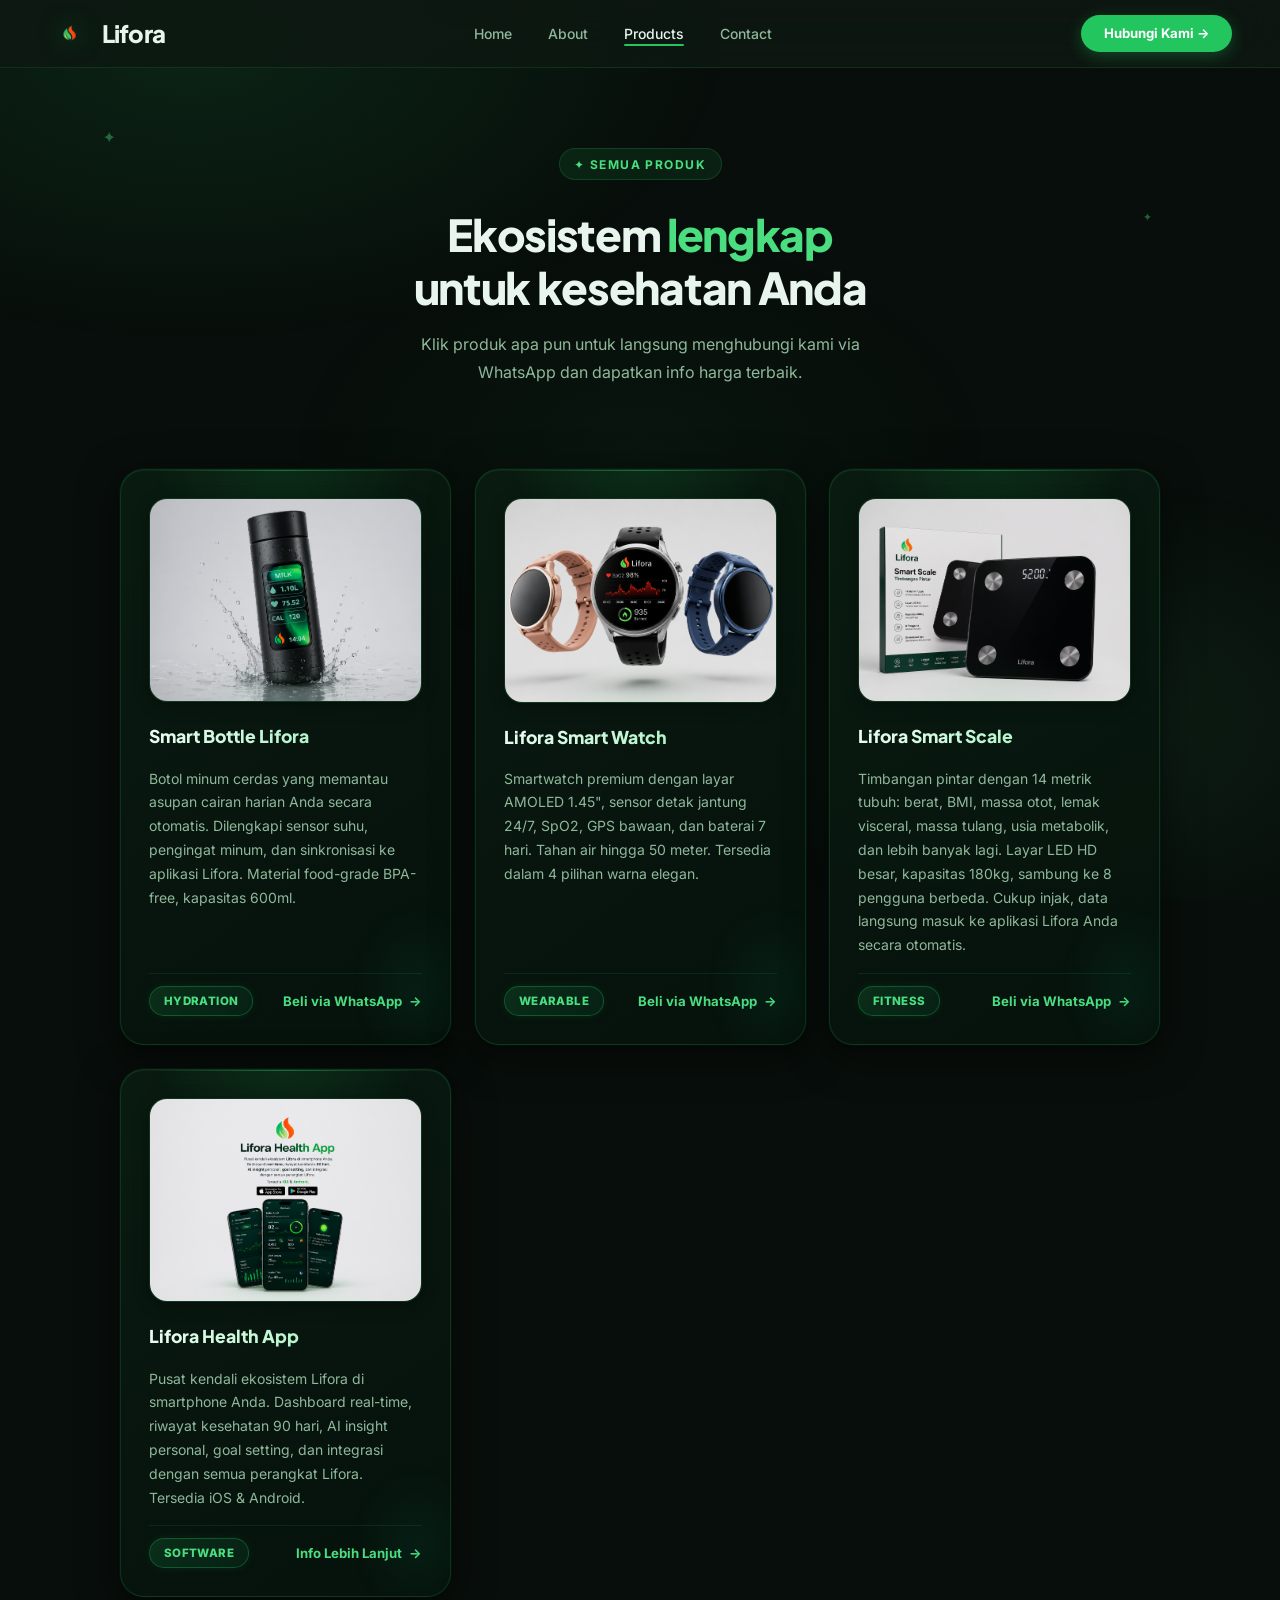
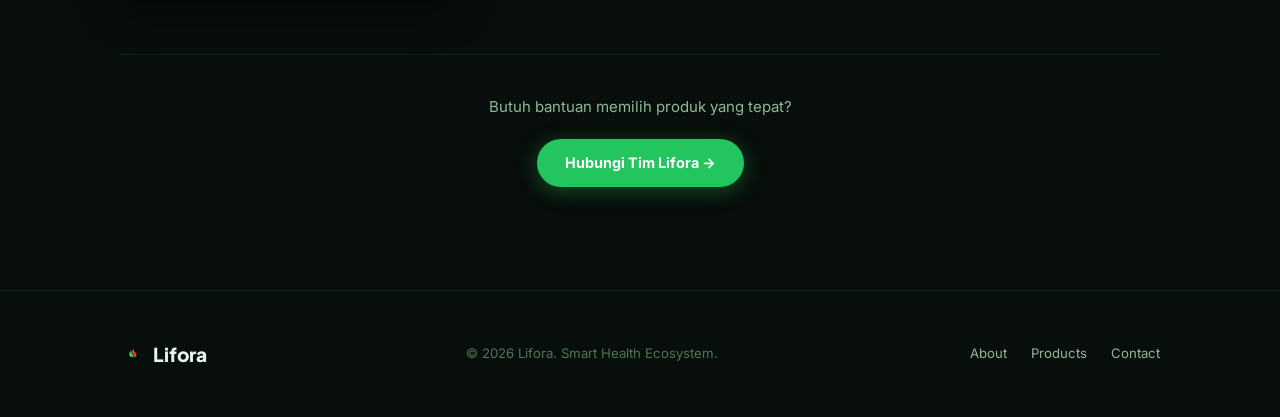
<file: products.html>
<!DOCTYPE html>
<html lang="id">
<head>
  <meta charset="UTF-8" />
  <meta name="viewport" content="width=device-width, initial-scale=1.0" />
  <title>Products — Lifora</title>
  <link rel="stylesheet" href="css/style.css" />
</head>
<body>

<!-- ── Navbar ── -->
<nav class="navbar">
  <a href="index.html" class="nav-logo">
    <img src="img/fto.png" alt="Lifora Logo" class="logo-img" />
    Lifora
  </a>
  <ul class="nav-links">
    <li><a href="index.html">Home</a></li>
    <li><a href="about.html">About</a></li>
    <li><a href="products.html">Products</a></li>
    <li><a href="contact.html">Contact</a></li>
  </ul>
  <div class="nav-actions">
    <a href="contact.html" class="nav-cta">Hubungi Kami →</a>
    <button class="hamburger" aria-label="Menu">
      <span></span><span></span><span></span>
    </button>
  </div>
</nav>
<nav class="mobile-menu">
  <a href="index.html">Home</a>
  <a href="about.html">About</a>
  <a href="products.html">Products</a>
  <a href="contact.html">Contact</a>
</nav>

<!-- ── Products Hero ── -->
<section class="products-hero">
  <span class="star" style="top:30%;left:8%;animation-delay:.6s;">✦</span>
  <span class="star" style="top:50%;right:10%;animation-delay:1.3s;font-size:.7rem;">✦</span>
  <div class="container">
    <div class="fade-in" style="margin-bottom: .5rem;">
      <div class="section-eyebrow" style="margin-inline: auto;">✦ Semua Produk</div>
    </div>
    <h1 class="section-title fade-in" style="text-align:center; margin-inline:auto; max-width:600px;">
      Ekosistem <em>lengkap</em><br>untuk kesehatan Anda
    </h1>
    <p class="section-sub fade-in" style="text-align:center; margin-inline:auto; margin-top:.75rem;">
      Klik produk apa pun untuk langsung menghubungi kami via WhatsApp dan dapatkan info harga terbaik.
    </p>
  </div>
</section>

<!-- ── Products Grid ── -->
<section class="products-grid">
  <div class="container">
    <div class="products-grid-inner">

      <!-- 1. Smart Bottle -->
      <div class="product-card card-3d fade-in" onclick="beli('Smart Bottle Lifora')">
        <div class="product-img-wrap">
          <img src="img/fto1.png" alt="Smart Bottle Lifora" class="product-img" />
        </div>
        <div class="product-name">Smart Bottle Lifora</div>
        <p class="product-desc">
          Botol minum cerdas yang memantau asupan cairan harian Anda secara otomatis. Dilengkapi sensor suhu, pengingat minum, dan sinkronisasi ke aplikasi Lifora. Material food-grade BPA-free, kapasitas 600ml.
        </p>
        <div class="product-meta">
          <span class="product-tag">Hydration</span>
          <button class="product-btn">Beli via WhatsApp <span>→</span></button>
        </div>
      </div>

      <!-- 2. Smart Watch -->
      <div class="product-card card-3d fade-in" onclick="beli('Lifora Smart Watch')">
        <div class="product-img-wrap">
          <img src="img/fto2.png" alt="Lifora Smart Watch" class="product-img" />
        </div>
        <div class="product-name">Lifora Smart Watch</div>
        <p class="product-desc">
          Smartwatch premium dengan layar AMOLED 1.45", sensor detak jantung 24/7, SpO2, GPS bawaan, dan baterai 7 hari. Tahan air hingga 50 meter. Tersedia dalam 4 pilihan warna elegan.
        </p>
        <div class="product-meta">
          <span class="product-tag">Wearable</span>
          <button class="product-btn">Beli via WhatsApp <span>→</span></button>
        </div>
      </div>

      <!-- 3. Smart Scale -->
      <div class="product-card card-3d fade-in" onclick="beli('Lifora Smart Scale')">
        <div class="product-img-wrap">
          <img src="img/fto5.png" alt="Lifora Smart Scale" class="product-img" />
        </div>
        <div class="product-name">Lifora Smart Scale</div>
        <p class="product-desc">
          Timbangan pintar dengan 14 metrik tubuh: berat, BMI, massa otot, lemak visceral, massa tulang, usia metabolik, dan lebih banyak lagi. Layar LED HD besar, kapasitas 180kg, sambung ke 8 pengguna berbeda. Cukup injak, data langsung masuk ke aplikasi Lifora Anda secara otomatis.
        </p>
        <div class="product-meta">
          <span class="product-tag">Fitness</span>
          <button class="product-btn">Beli via WhatsApp <span>→</span></button>
        </div>
      </div>

      <!-- 4. Health App -->
      <div class="product-card card-3d fade-in" onclick="beli('Lifora Health App')">
        <div class="product-img-wrap">
          <img src="img/fto4.png" alt="Lifora Health App" class="product-img" />
        </div>
        <div class="product-name">Lifora Health App</div>
        <p class="product-desc">
          Pusat kendali ekosistem Lifora di smartphone Anda. Dashboard real-time, riwayat kesehatan 90 hari, AI insight personal, goal setting, dan integrasi dengan semua perangkat Lifora. Tersedia iOS & Android.
        </p>
        <div class="product-meta">
          <span class="product-tag">Software</span>
          <button class="product-btn">Info Lebih Lanjut <span>→</span></button>
        </div>
      </div>
    </div>

    <!-- Bottom note -->
    <div class="fade-in" style="text-align:center; margin-top: 3.5rem; padding-top: 2.5rem; border-top: 1px solid var(--border);">
      <p style="color: var(--text-2); font-size: .9375rem; margin-bottom: 1.25rem;">
        Butuh bantuan memilih produk yang tepat?
      </p>
      <a href="contact.html" class="btn btn-primary" style="display:inline-flex;">
        Hubungi Tim Lifora →
      </a>
    </div>
  </div>
</section>

<!-- ── Footer ── -->
<footer>
  <div class="container">
    <div class="footer-inner">
      <div class="footer-logo">
        <img src="img/fto.png" alt="Lifora" class="footer-logo-img" />
        Lifora<span></span>
      </div>
      <p class="footer-copy">© 2026 Lifora. Smart Health Ecosystem.</p>
      <div class="footer-links">
        <a href="about.html">About</a>
        <a href="products.html">Products</a>
        <a href="contact.html">Contact</a>
      </div>
    </div>
  </div>
</footer>

<script src="js/script.js"></script>
</body>
</html>
</file>
<file: css/style.css>
/* ============================================
   LIFORA — Dark Tinted Glass Design System
   Inspired by GreenBank dark UI
   ============================================ */

@import url('https://fonts.googleapis.com/css2?family=Inter:wght@300;400;500;600&family=Plus+Jakarta+Sans:wght@400;500;600;700;800;900&display=swap');

/* ── Tokens ── */
:root {
  --green-50:  #f0fdf5;
  --green-100: #dcfce8;
  --green-400: #4ade80;
  --green-500: #22c55e;
  --green-600: #ab7216;
  --green-700: #15803d;
  --green-glow: rgba(34,197,94,.35);

  /* Dark palette */
  --bg-deep:   #080e0b;
  --bg-dark:   #0c1410;
  --bg-mid:    #111a14;
  --bg-card:   #141f17;

  /* Tinted glass surfaces */
  --glass-bg:        rgba(20, 31, 23, 0.65);
  --glass-bg-strong: rgba(15, 24, 18, 0.85);
  --glass-bg-light:  rgba(34, 197, 94, 0.06);
  --glass-border:    rgba(34, 197, 94, 0.15);
  --glass-border-hi: rgba(34, 197, 94, 0.30);

  --text-1:  #e8f5ed;
  --text-2:  #8fb89a;
  --text-3:  #4d7558;
  --border:  rgba(34, 197, 94, 0.12);

  --shadow-sm:   0 2px 8px rgba(0,0,0,.4);
  --shadow-md:   0 8px 32px rgba(0,0,0,.5);
  --shadow-lg:   0 24px 80px rgba(0,0,0,.6);
  --shadow-glow: 0 0 32px rgba(34,197,94,.25), 0 0 64px rgba(34,197,94,.10);
  --shadow-card: 0 0 0 1px rgba(34,197,94,.12), 0 8px 40px rgba(0,0,0,.5);

  --radius-sm: 12px;
  --radius-md: 18px;
  --radius-lg: 24px;
  --radius-xl: 32px;

  --transition: 0.28s cubic-bezier(0.4,0,0.2,1);
}

/* ── Reset ── */
*, *::before, *::after { box-sizing: border-box; margin: 0; padding: 0; }
html { scroll-behavior: smooth; }
body {
  font-family: 'Inter', system-ui, sans-serif;
  background: var(--bg-deep);
  color: var(--text-1);
  line-height: 1.6;
  overflow-x: hidden;
  min-height: 100vh;
}
img { max-width: 100%; height: auto; display: block; }
a  { text-decoration: none; color: inherit; }
ul { list-style: none; }
button { cursor: pointer; font-family: inherit; border: none; outline: none; }

/* ── Ambient background mesh ── */
body::before {
  content: '';
  position: fixed;
  inset: 0;
  background:
    radial-gradient(ellipse 70% 55% at 15% 5%,  rgba(34,197,94,.12) 0%, transparent 60%),
    radial-gradient(ellipse 50% 45% at 85% 80%, rgba(74,222,128,.08) 0%, transparent 60%),
    radial-gradient(ellipse 40% 35% at 50% 50%, rgba(34,197,94,.04) 0%, transparent 70%);
  pointer-events: none;
  z-index: 0;
}

/* ── Container ── */
.container {
  width: min(100%, 1120px);
  margin-inline: auto;
  padding-inline: clamp(1rem, 5vw, 2.5rem);
}
section { position: relative; z-index: 1; }

/* ── Stars / sparkles decoration ── */
.star {
  position: absolute;
  pointer-events: none;
  color: var(--green-400);
  opacity: .4;
  font-size: 1rem;
  animation: twinkle 3s ease-in-out infinite;
}
@keyframes twinkle {
  0%,100% { opacity:.2; transform: scale(1); }
  50%      { opacity:.7; transform: scale(1.3); }
}

/* ============================================
   NAVBAR
   ============================================ */
.navbar {
  position: fixed;
  top: 0; left: 0; right: 0;
  z-index: 100;
  padding: 0 clamp(1rem, 5vw, 3rem);
  height: 68px;
  display: flex;
  align-items: center;
  justify-content: space-between;
  background: var(--glass-bg-strong);
  backdrop-filter: blur(20px) saturate(1.4);
  -webkit-backdrop-filter: blur(20px) saturate(1.4);
  border-bottom: 1px solid var(--glass-border);
  transition: background var(--transition), border-color var(--transition);
}

.nav-logo {
  font-family: 'Plus Jakarta Sans', sans-serif;
  font-weight: 800;
  font-size: 1.35rem;
  letter-spacing: -.02em;
  color: var(--text-1);
  display: flex;
  align-items: center;
  gap: .5rem;
}
.nav-logo span { color: var(--green-500); }
.logo-img {
  width: 32px; height: 32px;
  object-fit: contain;
  border-radius: 8px;
  filter: drop-shadow(0 0 8px rgba(34,197,94,.4));
}

.nav-links { display: flex; align-items: center; gap: 2.25rem; }
.nav-links a {
  font-size: .875rem;
  font-weight: 500;
  color: var(--text-2);
  transition: color var(--transition);
  position: relative;
}
.nav-links a::after {
  content: '';
  position: absolute;
  bottom: -4px; left: 0; right: 0;
  height: 2px;
  background: var(--green-500);
  border-radius: 2px;
  transform: scaleX(0);
  transition: transform var(--transition);
}
.nav-links a:hover,
.nav-links a.active { color: var(--text-1); }
.nav-links a:hover::after,
.nav-links a.active::after { transform: scaleX(1); }

.nav-actions { display: flex; align-items: center; gap: .75rem; }

.theme-toggle {
  width: 38px; height: 38px;
  border-radius: 50%;
  background: var(--glass-bg);
  border: 1px solid var(--glass-border);
  display: flex; align-items: center; justify-content: center;
  font-size: 1rem;
  transition: transform var(--transition), border-color var(--transition);
}
.theme-toggle:hover {
  transform: rotate(20deg) scale(1.05);
  border-color: var(--glass-border-hi);
}

.nav-cta {
  padding: .5rem 1.4rem;
  background: var(--green-500);
  color: #fff;
  border-radius: 100px;
  font-size: .825rem;
  font-weight: 700;
  transition: all var(--transition);
  box-shadow: 0 4px 16px rgba(34,197,94,.3);
}
.nav-cta:hover {
  background: var(--green-400);
  transform: translateY(-1px);
  box-shadow: 0 6px 24px rgba(34,197,94,.45);
}

.hamburger {
  display: none;
  flex-direction: column;
  gap: 5px;
  padding: 6px;
  background: none;
}
.hamburger span {
  width: 22px; height: 2px;
  background: var(--text-1);
  border-radius: 2px;
  display: block;
  transition: all var(--transition);
}

/* Mobile menu */
.mobile-menu {
  position: fixed;
  inset: 68px 0 0 0;
  background: var(--glass-bg-strong);
  backdrop-filter: blur(24px);
  -webkit-backdrop-filter: blur(24px);
  z-index: 99;
  padding: 2rem;
  transform: translateX(100%);
  transition: transform var(--transition);
  display: flex;
  flex-direction: column;
  gap: 1.5rem;
  border-top: 1px solid var(--glass-border);
}
.mobile-menu.open { transform: translateX(0); }
.mobile-menu a {
  font-size: 1.25rem;
  font-weight: 600;
  color: var(--text-1);
  padding: .75rem 0;
  border-bottom: 1px solid var(--border);
}

/* ============================================
   SHARED SECTION PARTS
   ============================================ */
.section-eyebrow {
  display: inline-flex;
  align-items: center;
  gap: .5rem;
  font-size: .75rem;
  font-weight: 700;
  letter-spacing: .12em;
  text-transform: uppercase;
  color: var(--green-400);
  background: rgba(34,197,94,.1);
  padding: .35rem .9rem;
  border-radius: 100px;
  border: 1px solid rgba(34,197,94,.2);
  margin-bottom: 1.25rem;
}

.section-title {
  font-family: 'Plus Jakarta Sans', sans-serif;
  font-size: clamp(1.875rem, 4vw, 2.75rem);
  font-weight: 800;
  line-height: 1.2;
  letter-spacing: -.03em;
  color: var(--text-1);
  margin-bottom: 1rem;
}
.section-title em { font-style: normal; color: var(--green-400); }

.section-sub {
  font-size: 1rem;
  color: var(--text-2);
  max-width: 520px;
  line-height: 1.75;
}

/* ============================================
   BUTTONS
   ============================================ */
.btn {
  display: inline-flex;
  align-items: center;
  gap: .5rem;
  padding: .8rem 1.75rem;
  border-radius: 100px;
  font-size: .9rem;
  font-weight: 700;
  transition: all var(--transition);
}
.btn-primary {
  background: var(--green-500);
  color: #fff;
  box-shadow: 0 4px 20px rgba(34,197,94,.35);
}
.btn-primary:hover {
  background: var(--green-400);
  transform: translateY(-2px);
  box-shadow: 0 8px 32px rgba(34,197,94,.5);
}
.btn-ghost {
  background: transparent;
  color: var(--text-2);
  border: 1.5px solid var(--glass-border);
}
.btn-ghost:hover {
  color: var(--text-1);
  border-color: var(--glass-border-hi);
  background: var(--glass-bg-light);
}
.btn-white {
  background: var(--green-500);
  color: #fff;
  font-weight: 700;
  border-radius: 100px;
  padding: .85rem 2rem;
  white-space: nowrap;
  transition: all var(--transition);
  box-shadow: 0 4px 20px rgba(34,197,94,.35);
  flex-shrink: 0;
}
.btn-white:hover {
  background: var(--green-400);
  transform: translateY(-2px);
  box-shadow: 0 8px 32px rgba(34,197,94,.5);
}

/* ============================================
   TINTED GLASS CARD BASE
   ============================================ */
.glass-card {
  background: var(--glass-bg);
  backdrop-filter: blur(16px) saturate(1.3);
  -webkit-backdrop-filter: blur(16px) saturate(1.3);
  border: 1px solid var(--glass-border);
  border-radius: var(--radius-lg);
  box-shadow: var(--shadow-card);
  transition: transform var(--transition), box-shadow var(--transition), border-color var(--transition);
}
.glass-card:hover {
  transform: translateY(-4px);
  border-color: var(--glass-border-hi);
  box-shadow: var(--shadow-glow), var(--shadow-md);
}

/* ============================================
   3D CARD EFFECT
   ============================================ */
.card-3d {
  transform-style: preserve-3d;
  perspective: 1000px;
  transition: transform .35s cubic-bezier(0.4,0,0.2,1), box-shadow .35s ease;
  will-change: transform;
}

/* ============================================
   HERO
   ============================================ */
.hero {
  min-height: 100svh;
  display: flex;
  align-items: center;
  padding-top: 68px;
  position: relative;
  overflow: hidden;
}

/* Large background glow circle */
.hero::after {
  content: '';
  position: absolute;
  width: 600px; height: 600px;
  border-radius: 50%;
  background: radial-gradient(circle, rgba(34,197,94,.12) 0%, transparent 70%);
  right: -100px; top: 50%;
  transform: translateY(-50%);
  pointer-events: none;
}

.hero-inner {
  display: grid;
  grid-template-columns: 1fr 1fr;
  gap: 4rem;
  align-items: center;
  padding-block: clamp(4rem, 10vh, 7rem);
}

.hero-badge {
  display: inline-flex;
  align-items: center;
  gap: .5rem;
  padding: .4rem 1rem .4rem .5rem;
  background: rgba(34,197,94,.08);
  border: 1px solid rgba(34,197,94,.2);
  border-radius: 100px;
  font-size: .8rem;
  color: var(--text-2);
  margin-bottom: 1.5rem;
}
.hero-badge-dot {
  width: 22px; height: 22px;
  background: var(--green-500);
  border-radius: 50%;
  display: flex; align-items: center; justify-content: center;
  font-size: .65rem;
  box-shadow: 0 0 12px rgba(34,197,94,.5);
}

.hero-title {
  font-family: 'Plus Jakarta Sans', sans-serif;
  font-size: clamp(2.5rem, 6vw, 4.25rem);
  font-weight: 900;
  line-height: 1.08;
  letter-spacing: -.04em;
  color: var(--text-1);
  margin-bottom: 1.5rem;
}
.hero-title .accent {
  background: linear-gradient(135deg, var(--green-400), var(--green-500));
  -webkit-background-clip: text;
  -webkit-text-fill-color: transparent;
  background-clip: text;
  filter: drop-shadow(0 0 20px rgba(34,197,94,.4));
}

.hero-sub {
  font-size: 1.05rem;
  color: var(--text-2);
  max-width: 440px;
  line-height: 1.8;
  margin-bottom: 2.25rem;
}
.hero-actions { display: flex; gap: 1rem; flex-wrap: wrap; }

.hero-stats {
  display: flex;
  gap: 2rem;
  margin-top: 3rem;
  padding-top: 2rem;
  border-top: 1px solid var(--border);
}
.stat-num {
  font-family: 'Plus Jakarta Sans', sans-serif;
  font-size: 1.625rem;
  font-weight: 800;
  color: var(--green-400);
  letter-spacing: -.04em;
  line-height: 1;
  margin-bottom: .2rem;
}
.stat-label {
  font-size: .75rem;
  color: var(--text-3);
  font-weight: 500;
  text-transform: uppercase;
  letter-spacing: .06em;
}

/* Hero 3D visual */
.hero-visual {
  position: relative;
  display: flex;
  justify-content: center;
  align-items: center;
}

.hero-device-wrap {
  position: relative;
  width: clamp(260px, 38vw, 400px);
  height: clamp(260px, 38vw, 400px);
  display: flex;
  align-items: center;
  justify-content: center;
}

/* Outer glow ring */
.hero-ring {
  position: absolute;
  inset: 0;
  border-radius: 50%;
  border: 1px solid rgba(34,197,94,.18);
  background: radial-gradient(circle at 40% 40%, rgba(34,197,94,.08), transparent 65%);
  animation: float 6s ease-in-out infinite;
}
.hero-ring-2 {
  inset: -32px;
  border-style: dashed;
  opacity: .4;
  animation: spin 30s linear infinite;
}
.hero-ring-3 {
  inset: -64px;
  opacity: .2;
  animation: spin 50s linear infinite reverse;
}
@keyframes float {
  0%,100% { transform: translateY(0); }
  50%      { transform: translateY(-14px); }
}
@keyframes spin { to { transform: rotate(360deg); } }

/* 3D Health Card floating in center */
.hero-health-card {
  position: relative;
  z-index: 2;
  width: 220px;
  background: linear-gradient(145deg, rgba(20,50,30,.9), rgba(10,30,18,.95));
  border: 1px solid var(--glass-border-hi);
  border-radius: 20px;
  padding: 1.5rem;
  box-shadow: 0 0 0 1px rgba(34,197,94,.15), 0 20px 60px rgba(0,0,0,.6), 0 0 40px rgba(34,197,94,.15);
  backdrop-filter: blur(20px);
  transform: perspective(800px) rotateY(-8deg) rotateX(3deg);
  transition: transform .4s ease;
  animation: float-card 5s ease-in-out infinite;
}
@keyframes float-card {
  0%,100% { transform: perspective(800px) rotateY(-8deg) rotateX(3deg) translateY(0); }
  50%      { transform: perspective(800px) rotateY(-8deg) rotateX(3deg) translateY(-10px); }
}
.hero-health-card:hover {
  transform: perspective(800px) rotateY(0deg) rotateX(0deg) translateY(-4px);
}

.card-logo-top {
  display: flex; justify-content: space-between; align-items: flex-start;
  margin-bottom: 1.25rem;
}
.card-brand { font-size: .65rem; color: var(--text-3); font-weight: 600; letter-spacing: .08em; }
.card-icon { font-size: 1.4rem; }

/* Health metrics grid replacing bank card ornaments */
.card-metrics-grid {
  display: grid;
  grid-template-columns: 1fr 1fr;
  gap: .6rem;
  margin-bottom: .75rem;
}
.card-metric-item {
  background: rgba(34,197,94,.07);
  border: 1px solid rgba(34,197,94,.15);
  border-radius: 10px;
  padding: .55rem .6rem;
  display: flex;
  flex-direction: column;
  align-items: flex-start;
  gap: .15rem;
}
.card-metric-icon { font-size: .9rem; margin-bottom: .1rem; }
.card-metric-row {
  display: flex;
  justify-content: space-between;
  align-items: center;
}
.card-metric-val {
  font-family: 'Plus Jakarta Sans', sans-serif;
  font-size: 1.6rem;
  font-weight: 800;
  color: var(--green-400);
  line-height: 1;
}
.card-metric-label {
  font-size: .65rem;
  color: var(--text-3);
  text-transform: uppercase;
  letter-spacing: .06em;
}
.card-pulse-dot {
  width: 8px; height: 8px;
  border-radius: 50%;
  background: var(--green-500);
  box-shadow: 0 0 0 3px rgba(34,197,94,.2);
  animation: pulse-dot 2s ease-in-out infinite;
}
@keyframes pulse-dot {
  0%,100% { box-shadow: 0 0 0 0 rgba(34,197,94,.5); }
  50%      { box-shadow: 0 0 0 8px rgba(34,197,94,.0); }
}

/* Orbit nodes */
.orbit-node {
  position: absolute;
  width: 42px; height: 42px;
  border-radius: 50%;
  background: var(--glass-bg);
  border: 1px solid var(--glass-border);
  backdrop-filter: blur(12px);
  display: flex; align-items: center; justify-content: center;
  font-size: 1.1rem;
  box-shadow: var(--shadow-sm);
  z-index: 3;
}

/* Second floating card (mini) */
.hero-mini-card {
  position: absolute;
  bottom: -20px;
  right: -30px;
  width: 140px;
  background: var(--glass-bg-strong);
  border: 1px solid var(--glass-border);
  border-radius: var(--radius-md);
  padding: 1rem;
  backdrop-filter: blur(16px);
  box-shadow: var(--shadow-md);
  z-index: 4;
  animation: float 7s ease-in-out infinite reverse;
}
.mini-card-label { font-size: .6rem; color: var(--text-3); text-transform: uppercase; letter-spacing: .08em; margin-bottom: .25rem; }
.mini-card-val {
  font-family: 'Plus Jakarta Sans', sans-serif;
  font-weight: 800;
  font-size: 1.25rem;
  color: var(--green-400);
}
.mini-card-sub { font-size: .65rem; color: var(--text-3); margin-top: .1rem; }

/* ============================================
   STATS STRIP (like GreenBank 16y / 250+)
   ============================================ */
.stats-strip {
  padding: 2.5rem 0;
  background: var(--glass-bg);
  backdrop-filter: blur(12px);
  border-top: 1px solid var(--glass-border);
  border-bottom: 1px solid var(--glass-border);
  position: relative; z-index: 1;
}
.stats-strip-inner {
  display: flex;
  justify-content: center;
  gap: 0;
  align-items: stretch;
}
.stat-strip-item {
  flex: 1;
  text-align: center;
  padding: 1rem 2rem;
  border-right: 1px solid var(--border);
}
.stat-strip-item:last-child { border-right: none; }
.stat-strip-num {
  font-family: 'Plus Jakarta Sans', sans-serif;
  font-size: clamp(1.75rem, 3.5vw, 2.5rem);
  font-weight: 900;
  color: var(--text-1);
  letter-spacing: -.04em;
  line-height: 1;
}
.stat-strip-label {
  font-size: .75rem;
  color: var(--green-500);
  font-weight: 600;
  text-transform: uppercase;
  letter-spacing: .1em;
  margin-top: .35rem;
}

/* ============================================
   TRUST LOGOS (like GreenBank brand strip)
   ============================================ */
.trust-strip {
  padding: 2.5rem 0;
  position: relative; z-index: 1;
}
.trust-label {
  text-align: center;
  font-size: .75rem;
  color: var(--text-3);
  text-transform: uppercase;
  letter-spacing: .12em;
  font-weight: 600;
  margin-bottom: 1.5rem;
}
.trust-logos {
  display: flex;
  justify-content: center;
  align-items: center;
  gap: 3rem;
  flex-wrap: wrap;
  opacity: .5;
}
.trust-logo {
  font-family: 'Plus Jakarta Sans', sans-serif;
  font-size: .95rem;
  font-weight: 700;
  color: var(--text-2);
  letter-spacing: .02em;
  white-space: nowrap;
}

/* ============================================
   FEATURES SECTION
   ============================================ */
.features { padding-block: clamp(4rem, 8vw, 7rem); }

.features-header {
  display: flex;
  justify-content: space-between;
  align-items: flex-end;
  margin-bottom: 3rem;
  gap: 2rem;
  flex-wrap: wrap;
}

.features-grid {
  display: grid;
  grid-template-columns: repeat(3, 1fr);
  gap: 1.5rem;
}

/* 3D Feature Card */
.feature-card {
  padding: 2rem;
  background: var(--glass-bg);
  backdrop-filter: blur(16px) saturate(1.2);
  -webkit-backdrop-filter: blur(16px) saturate(1.2);
  border: 1px solid var(--glass-border);
  border-radius: var(--radius-lg);
  box-shadow: var(--shadow-card);
  transition: transform .35s cubic-bezier(.4,0,.2,1), box-shadow .35s ease, border-color .28s;
  transform-style: preserve-3d;
  position: relative;
  overflow: hidden;
}
.feature-card::before {
  content: '';
  position: absolute;
  inset: 0;
  background: radial-gradient(ellipse 80% 60% at 50% -10%, rgba(34,197,94,.08) 0%, transparent 60%);
  pointer-events: none;
  border-radius: inherit;
}
.feature-card:hover {
  border-color: var(--glass-border-hi);
  box-shadow: var(--shadow-glow), var(--shadow-md);
}

.feature-icon {
  width: 52px; height: 52px;
  border-radius: var(--radius-sm);
  background: linear-gradient(135deg, rgba(34,197,94,.2), rgba(34,197,94,.08));
  border: 1px solid rgba(34,197,94,.25);
  display: flex; align-items: center; justify-content: center;
  font-size: 1.4rem;
  margin-bottom: 1.25rem;
  box-shadow: 0 0 20px rgba(34,197,94,.15);
}
.feature-card h3 {
  font-family: 'Plus Jakarta Sans', sans-serif;
  font-weight: 700;
  font-size: 1rem;
  color: var(--text-1);
  margin-bottom: .5rem;
}
.feature-card p {
  font-size: .875rem;
  color: var(--text-2);
  line-height: 1.7;
}

/* ============================================
   WHY SECTION
   ============================================ */
.why { padding-block: clamp(3rem, 6vw, 6rem); }
.why-inner {
  display: grid;
  grid-template-columns: 1fr 1fr;
  gap: 5rem;
  align-items: center;
}

.why-list { margin-top: 2rem; display: flex; flex-direction: column; gap: 1.25rem; }
.why-item { display: flex; gap: 1rem; align-items: flex-start; }
.why-item-icon {
  width: 42px; height: 42px;
  border-radius: 50%;
  background: rgba(34,197,94,.1);
  border: 1px solid rgba(34,197,94,.2);
  flex-shrink: 0;
  display: flex; align-items: center; justify-content: center;
  font-size: 1rem;
}
.why-item-text h4 {
  font-family: 'Plus Jakarta Sans', sans-serif;
  font-size: .9375rem;
  font-weight: 700;
  color: var(--text-1);
  margin-bottom: .2rem;
}
.why-item-text p { font-size: .85rem; color: var(--text-2); line-height: 1.65; }

/* 3D Device mock */
.why-visual {
  position: relative;
  display: flex;
  align-items: center;
  justify-content: center;
}
.why-device {
  width: clamp(200px, 24vw, 280px);
  aspect-ratio: 9/19;
  background: var(--bg-card);
  border-radius: 36px;
  border: 8px solid rgba(34,197,94,.1);
  box-shadow: 0 0 0 1px rgba(34,197,94,.08), 0 40px 100px rgba(0,0,0,.7), 0 0 40px rgba(34,197,94,.1);
  position: relative;
  overflow: hidden;
  display: flex;
  flex-direction: column;
  align-items: center;
  justify-content: space-between;
  padding: 1rem;
  transform: perspective(900px) rotateY(8deg) rotateX(-3deg);
  transition: transform .4s ease;
}
.why-device:hover {
  transform: perspective(900px) rotateY(0deg) rotateX(0deg);
}
.device-screen {
  background: linear-gradient(160deg, var(--green-700), var(--bg-dark));
  border-radius: 26px;
  width: 100%; height: 100%;
  display: flex;
  flex-direction: column;
  padding: 1.5rem 1rem;
  gap: .75rem;
}
.device-row {
  height: 10px;
  border-radius: 5px;
  background: rgba(255,255,255,.15);
}
.device-row.short { width: 55%; }
.device-circle {
  width: 54px; height: 54px;
  border-radius: 50%;
  background: rgba(255,255,255,.15);
  margin: .5rem auto;
  display: flex; align-items: center; justify-content: center;
  font-size: 1.4rem;
  border: 1px solid rgba(255,255,255,.2);
}
.device-metric {
  font-family: 'Plus Jakarta Sans', sans-serif;
  font-size: 1.5rem;
  font-weight: 800;
  color: #fff;
  text-align: center;
}
.device-metric-label {
  font-size: .6rem;
  color: rgba(255,255,255,.6);
  text-align: center;
  letter-spacing: .1em;
  text-transform: uppercase;
}

/* Floating badge beside device */
.why-badge {
  position: absolute;
  top: 20px; right: -20px;
  background: var(--glass-bg-strong);
  border: 1px solid var(--glass-border-hi);
  border-radius: var(--radius-md);
  padding: .75rem 1rem;
  backdrop-filter: blur(16px);
  box-shadow: var(--shadow-md);
  min-width: 110px;
  animation: float 5s ease-in-out infinite;
}
.why-badge-val {
  font-family: 'Plus Jakarta Sans', sans-serif;
  font-weight: 800;
  font-size: 1.25rem;
  color: var(--green-400);
}
.why-badge-label { font-size: .65rem; color: var(--text-3); margin-top: .1rem; }

/* ============================================
   CTA BANNER
   ============================================ */
.cta-banner { padding-block: clamp(3.5rem, 7vw, 5.5rem); }
.cta-banner-inner {
  background: linear-gradient(135deg, rgba(22,163,74,.6), rgba(34,197,94,.3));
  backdrop-filter: blur(20px);
  -webkit-backdrop-filter: blur(20px);
  border: 1px solid rgba(34,197,94,.35);
  border-radius: var(--radius-xl);
  padding: clamp(2.5rem, 5vw, 4rem);
  display: flex;
  justify-content: space-between;
  align-items: center;
  gap: 2rem;
  position: relative;
  overflow: hidden;
  box-shadow: 0 0 60px rgba(34,197,94,.15), 0 24px 80px rgba(0,0,0,.5);
}
.cta-banner-inner::before {
  content: '';
  position: absolute;
  inset: 0;
  background: radial-gradient(circle at 80% 50%, rgba(255,255,255,.06) 0%, transparent 60%);
  pointer-events: none;
}
.cta-banner h2 {
  font-family: 'Plus Jakarta Sans', sans-serif;
  font-size: clamp(1.5rem, 3.5vw, 2.25rem);
  font-weight: 800;
  color: #fff;
  letter-spacing: -.03em;
  line-height: 1.2;
  max-width: 520px;
  position: relative;
}
.cta-banner p {
  font-size: .9375rem;
  color: rgba(255,255,255,.75);
  margin-top: .5rem;
  position: relative;
}

/* ============================================
   FOOTER
   ============================================ */
footer {
  padding-block: 3rem;
  border-top: 1px solid var(--border);
  position: relative; z-index: 1;
}
.footer-inner {
  display: flex;
  justify-content: space-between;
  align-items: center;
  gap: 2rem;
  flex-wrap: wrap;
}
.footer-logo {
  font-family: 'Plus Jakarta Sans', sans-serif;
  font-weight: 800;
  font-size: 1.2rem;
  color: var(--text-1);
  display: flex; align-items: center; gap: .45rem;
}
.footer-logo span { color: var(--green-500); }
.footer-logo-img {
  width: 26px; height: 26px;
  object-fit: contain;
  border-radius: 6px;
}
.footer-copy { font-size: .825rem; color: var(--text-3); }
.footer-links { display: flex; gap: 1.5rem; }
.footer-links a { font-size: .825rem; color: var(--text-2); transition: color var(--transition); }
.footer-links a:hover { color: var(--green-400); }

/* ============================================
   ABOUT PAGE
   ============================================ */
.about-hero {
  padding-top: calc(68px + clamp(3rem, 8vw, 6rem));
  padding-bottom: clamp(3rem, 6vw, 5rem);
}
.about-hero-grid {
  display: grid;
  grid-template-columns: 1fr 1fr;
  gap: 4rem;
  align-items: center;
}
.mission-tags { display: flex; flex-wrap: wrap; gap: .5rem; margin-top: 2rem; }
.tag {
  padding: .4rem .9rem;
  background: rgba(34,197,94,.08);
  border: 1px solid rgba(34,197,94,.15);
  border-radius: 100px;
  font-size: .8rem;
  color: var(--text-2);
  font-weight: 500;
}

.about-brand-card {
  width: clamp(240px, 35vw, 400px);
  aspect-ratio: 4/5;
  border-radius: var(--radius-xl);
  background: linear-gradient(160deg, rgba(21,128,61,.7), rgba(10,25,15,.9));
  backdrop-filter: blur(20px);
  border: 1px solid var(--glass-border-hi);
  display: flex;
  flex-direction: column;
  align-items: center;
  justify-content: center;
  gap: 1.25rem;
  box-shadow: 0 0 60px rgba(34,197,94,.2), var(--shadow-lg);
  position: relative;
  overflow: hidden;
  padding: 2rem;
  transform: perspective(1000px) rotateY(-6deg);
  transition: transform .4s ease;
}
.about-brand-card:hover { transform: perspective(1000px) rotateY(0deg); }
.about-brand-bg {
  position: absolute; inset: 0;
  background: radial-gradient(circle at 80% 20%, rgba(255,255,255,.07) 0%, transparent 55%);
  pointer-events: none;
}
.about-brand-img {
  width: clamp(90px, 12vw, 140px); height: clamp(90px, 12vw, 140px);
  object-fit: cover;
  border-radius: 50%;
  border: 3px solid rgba(34,197,94,.4);
  position: relative; z-index: 1;
  box-shadow: 0 8px 32px rgba(0,0,0,.4), 0 0 20px rgba(34,197,94,.2);
}
.about-brand-text { text-align: center; position: relative; z-index: 1; }
.about-brand-name {
  font-family: 'Plus Jakarta Sans', sans-serif;
  font-size: 1.75rem; font-weight: 800;
  color: #fff; letter-spacing: -.04em; line-height: 1.1;
}
.about-brand-sub { font-size: .875rem; color: rgba(255,255,255,.7); margin-top: .4rem; font-weight: 500; }
.about-brand-tags { display: flex; gap: .6rem; position: relative; z-index: 1; flex-wrap: wrap; justify-content: center; }
.about-brand-tags span {
  padding: .4rem .9rem;
  background: rgba(255,255,255,.1);
  border-radius: 100px;
  font-size: .75rem; color: rgba(255,255,255,.9);
  font-weight: 500;
  border: 1px solid rgba(255,255,255,.15);
}

/* Values grid */
.about-values { padding-block: clamp(3rem, 6vw, 5.5rem); }
.values-grid {
  display: grid;
  grid-template-columns: repeat(4, 1fr);
  gap: 1.25rem;
  margin-top: 2.5rem;
}
.value-card {
  padding: 1.75rem 1.5rem;
  background: var(--glass-bg);
  backdrop-filter: blur(14px);
  border: 1px solid var(--glass-border);
  border-radius: var(--radius-md);
  box-shadow: var(--shadow-card);
  transition: transform .35s ease, box-shadow .35s ease, border-color .28s;
  transform-style: preserve-3d;
}
.value-card:hover {
  transform: translateY(-6px);
  border-color: var(--glass-border-hi);
  box-shadow: var(--shadow-glow), var(--shadow-md);
}
.value-num {
  font-family: 'Plus Jakarta Sans', sans-serif;
  font-size: 2.25rem; font-weight: 900;
  color: var(--green-400); line-height: 1; margin-bottom: .5rem;
}
.value-card h3 {
  font-family: 'Plus Jakarta Sans', sans-serif;
  font-weight: 700; font-size: .95rem; margin-bottom: .4rem; color: var(--text-1);
}
.value-card p { font-size: .825rem; color: var(--text-2); line-height: 1.6; }

/* Timeline */
.timeline { padding-block: clamp(3rem, 6vw, 5.5rem); }
.timeline-items { margin-top: 2.5rem; display: flex; flex-direction: column; gap: 0; }
.timeline-item {
  display: grid;
  grid-template-columns: 80px 1px 1fr;
  gap: 0 1.5rem;
  align-items: start;
  padding-bottom: 2.5rem;
}
.timeline-year {
  font-family: 'Plus Jakarta Sans', sans-serif;
  font-weight: 900; font-size: 1.5rem;
  color: var(--green-400); letter-spacing: -.04em;
  padding-top: .15rem; text-align: right;
}
.timeline-line { background: var(--border); width: 1px; position: relative; }
.timeline-line::before {
  content: '';
  position: absolute;
  top: .3rem; left: 50%;
  transform: translateX(-50%);
  width: 10px; height: 10px;
  border-radius: 50%;
  background: var(--green-500);
  border: 2px solid var(--bg-deep);
  box-shadow: 0 0 10px rgba(34,197,94,.4);
}
.timeline-content { padding-top: .05rem; padding-left: .5rem; }
.timeline-content h4 {
  font-family: 'Plus Jakarta Sans', sans-serif;
  font-weight: 700; font-size: 1rem; color: var(--text-1); margin-bottom: .3rem;
}
.timeline-content p { font-size: .875rem; color: var(--text-2); line-height: 1.7; }

/* ============================================
   PRODUCTS PAGE
   ============================================ */
.products-hero {
  padding-top: calc(68px + clamp(3rem, 7vw, 5rem));
  padding-bottom: 2rem;
  text-align: center;
}
.products-grid { padding-block: clamp(2rem, 4vw, 3.5rem) clamp(4rem, 8vw, 7rem); }
.products-grid-inner {
  display: grid;
  grid-template-columns: repeat(3, 1fr);
  gap: 1.5rem;
}

.product-card {
  background: linear-gradient(145deg, rgba(10,28,18,.92) 0%, rgba(6,18,12,.96) 100%);
  backdrop-filter: blur(20px) saturate(1.4);
  -webkit-backdrop-filter: blur(20px);
  border: 1px solid rgba(34,197,94,.18);
  border-radius: var(--radius-lg);
  padding: 1.75rem;
  display: flex;
  flex-direction: column;
  gap: 1rem;
  transition: transform .08s linear, box-shadow .08s linear, border-color .3s;
  cursor: pointer;
  transform-style: preserve-3d;
  position: relative;
  overflow: visible;
  box-shadow:
    0 4px 6px rgba(0,0,0,.3),
    0 10px 40px rgba(0,0,0,.5),
    0 0 0 1px rgba(34,197,94,.08),
    inset 0 1px 0 rgba(255,255,255,.04);
  transform: perspective(1000px) rotateX(2deg) translateZ(0);
}
.product-card::before {
  content: '';
  position: absolute;
  inset: 0;
  background:
    radial-gradient(ellipse 70% 40% at 50% -5%, rgba(34,197,94,.13) 0%, transparent 60%),
    radial-gradient(ellipse 40% 30% at 90% 90%, rgba(16,185,129,.07) 0%, transparent 50%);
  pointer-events: none;
  border-radius: inherit;
  transition: opacity .4s;
}
.product-card::after {
  content: '';
  position: absolute;
  top: 0; left: 0; right: 0;
  height: 1px;
  background: linear-gradient(90deg, transparent 10%, rgba(34,197,94,.4) 50%, transparent 90%);
  border-radius: inherit;
}
.product-card:hover {
  border-color: rgba(34,197,94,.45);
  transform: perspective(1000px) rotateX(0deg) translateY(-8px) translateZ(20px);
  box-shadow:
    0 2px 4px rgba(0,0,0,.2),
    0 20px 60px rgba(0,0,0,.6),
    0 0 40px rgba(34,197,94,.18),
    0 0 80px rgba(34,197,94,.08),
    0 0 0 1px rgba(34,197,94,.25),
    inset 0 1px 0 rgba(255,255,255,.06);
}
.product-card:hover::before { opacity: 1.4; }

.product-img-wrap {
  width: 100%;
  aspect-ratio: 4/3;
  border-radius: var(--radius-md);
  overflow: hidden;
  background: linear-gradient(145deg, rgba(15,35,22,.9), rgba(8,22,14,.95));
  margin-bottom: .25rem;
  border: 1px solid rgba(34,197,94,.15);
  position: relative;
  box-shadow: inset 0 2px 8px rgba(0,0,0,.3), 0 4px 16px rgba(0,0,0,.3);
}
.product-img-wrap::after {
  content: '';
  position: absolute;
  inset: 0;
  background: radial-gradient(ellipse 60% 40% at 50% 100%, rgba(34,197,94,.06) 0%, transparent 60%);
  pointer-events: none;
}
.product-img {
  width: 100%; height: 100%;
  object-fit: cover;
  transition: transform .5s cubic-bezier(.23,1,.32,1), filter .4s ease;
  filter: brightness(.95) saturate(1.1);
}
.product-card:hover .product-img {
  transform: scale(1.08) translateY(-2px);
  filter: brightness(1.05) saturate(1.2);
}

.product-name {
  font-family: 'Plus Jakarta Sans', sans-serif;
  font-weight: 800; font-size: 1.1rem;
  color: var(--text-1);
  background: linear-gradient(135deg, #f0fdf4, #86efac);
  -webkit-background-clip: text;
  -webkit-text-fill-color: transparent;
  background-clip: text;
}
.product-desc { font-size: .875rem; color: var(--text-2); line-height: 1.7; flex: 1; }
.product-meta {
  display: flex;
  justify-content: space-between;
  align-items: center;
  padding-top: .75rem;
  border-top: 1px solid rgba(34,197,94,.12);
}
.product-tag {
  font-size: .72rem; font-weight: 800;
  color: #4ade80;
  background: linear-gradient(135deg, rgba(34,197,94,.15), rgba(16,185,129,.08));
  padding: .3rem .85rem;
  border-radius: 100px;
  border: 1px solid rgba(34,197,94,.3);
  letter-spacing: .04em;
  text-transform: uppercase;
  box-shadow: 0 0 10px rgba(34,197,94,.1);
}
.product-btn {
  display: flex; align-items: center; gap: .4rem;
  font-size: .825rem; font-weight: 700;
  color: var(--green-400);
  background: none;
  transition: gap .25s, color .25s, text-shadow .25s;
}
.product-card:hover .product-btn {
  gap: .7rem;
  color: #4ade80;
  text-shadow: 0 0 12px rgba(34,197,94,.5);
}

/* ============================================
   CONTACT PAGE
   ============================================ */
.contact-hero {
  padding-top: calc(68px + clamp(3rem, 7vw, 5rem));
  padding-bottom: 2rem;
  text-align: center;
}
.contact-grid { padding-block: clamp(2rem, 4vw, 3rem) clamp(4rem, 8vw, 7rem); }
.contact-grid-inner {
  display: grid;
  grid-template-columns: 1fr 1.2fr;
  gap: 3rem;
  align-items: start;
}

.founders-title {
  font-family: 'Plus Jakarta Sans', sans-serif;
  font-size: 1.5rem; font-weight: 800;
  color: var(--text-1); letter-spacing: -.03em; margin-bottom: 1.5rem;
}

.founder-card {
  background: var(--glass-bg);
  backdrop-filter: blur(14px);
  border: 1px solid var(--glass-border);
  border-radius: var(--radius-lg);
  padding: 1.75rem;
  margin-bottom: 1rem;
  box-shadow: var(--shadow-card);
  transition: transform .35s ease, box-shadow .35s ease, border-color .28s;
  transform-style: preserve-3d;
}
.founder-card:hover {
  transform: translateY(-4px);
  border-color: var(--glass-border-hi);
  box-shadow: var(--shadow-glow), var(--shadow-md);
}
.founder-avatar {
  width: 52px; height: 52px;
  border-radius: 50%;
  background: linear-gradient(135deg, var(--green-500), var(--green-700));
  display: flex; align-items: center; justify-content: center;
  font-size: 1.4rem;
  margin-bottom: 1rem;
  overflow: hidden;
  border: 2px solid rgba(34,197,94,.3);
}
.founder-avatar-img {
  width: 52px; height: 52px;
  object-fit: cover; border-radius: 50%;
}
.founder-name {
  font-family: 'Plus Jakarta Sans', sans-serif;
  font-weight: 700; font-size: 1rem; color: var(--text-1);
}
.founder-role { font-size: .825rem; color: var(--green-400); font-weight: 600; margin-bottom: .6rem; }
.founder-bio { font-size: .875rem; color: var(--text-2); line-height: 1.7; }

.contact-form-card {
  background: var(--glass-bg);
  backdrop-filter: blur(16px) saturate(1.3);
  border: 1px solid var(--glass-border);
  border-radius: var(--radius-xl);
  padding: 2.5rem;
  box-shadow: var(--shadow-card);
}
.contact-form-card h3 {
  font-family: 'Plus Jakarta Sans', sans-serif;
  font-weight: 800; font-size: 1.375rem;
  color: var(--text-1); margin-bottom: .5rem; letter-spacing: -.02em;
}
.contact-form-card p { font-size: .875rem; color: var(--text-2); margin-bottom: 1.75rem; }

.form-group { margin-bottom: 1.25rem; }
.form-label {
  display: block;
  font-size: .8125rem; font-weight: 600;
  color: var(--text-2); margin-bottom: .5rem; letter-spacing: .02em;
}
.form-input, .form-textarea {
  width: 100%;
  padding: .75rem 1rem;
  border-radius: var(--radius-sm);
  border: 1.5px solid var(--glass-border);
  background: rgba(10, 20, 13, 0.8);
  color: var(--text-1);
  font-family: inherit; font-size: .9rem;
  transition: border-color var(--transition), box-shadow var(--transition);
  outline: none;
}
.form-input::placeholder, .form-textarea::placeholder { color: var(--text-3); }
.form-input:focus, .form-textarea:focus {
  border-color: var(--glass-border-hi);
  box-shadow: 0 0 0 3px rgba(34,197,94,.1);
}
.form-textarea { min-height: 130px; resize: vertical; }
.form-row { display: grid; grid-template-columns: 1fr 1fr; gap: 1rem; }
.form-submit {
  width: 100%;
  padding: .9rem;
  border-radius: 100px;
  background: var(--green-500);
  color: #fff; font-size: .9rem; font-weight: 700;
  transition: all var(--transition);
  box-shadow: 0 4px 20px rgba(34,197,94,.35);
}
.form-submit:hover {
  background: var(--green-400);
  transform: translateY(-1px);
  box-shadow: 0 8px 32px rgba(34,197,94,.5);
}

.contact-info { margin-top: 2.5rem; display: flex; flex-direction: column; gap: 1rem; }
.contact-info-item { display: flex; align-items: flex-start; gap: 1rem; }
.contact-info-icon {
  width: 40px; height: 40px;
  border-radius: 50%;
  background: rgba(34,197,94,.08);
  border: 1px solid rgba(34,197,94,.2);
  flex-shrink: 0;
  display: flex; align-items: center; justify-content: center; font-size: .95rem;
}
.contact-info-text .label {
  font-size: .75rem; font-weight: 600;
  color: var(--text-3); text-transform: uppercase; letter-spacing: .08em;
}
.contact-info-text .value { font-size: .9rem; color: var(--text-1); font-weight: 500; margin-top: .1rem; }

/* ============================================
   SCROLL ANIMATIONS
   ============================================ */
.fade-in {
  opacity: 0;
  transform: translateY(28px);
  transition: opacity .65s ease, transform .65s ease;
}
.fade-in.visible { opacity: 1; transform: translateY(0); }

/* ============================================
   RESPONSIVE
   ============================================ */
@media (max-width: 900px) {
  .nav-links, .nav-cta { display: none; }
  .hamburger { display: flex; }

  .hero-inner,
  .about-hero-grid,
  .why-inner,
  .contact-grid-inner { grid-template-columns: 1fr; }

  .hero-visual { display: none; }
  .why-visual  { display: none; }
  .features-grid { grid-template-columns: 1fr 1fr; }
  .values-grid { grid-template-columns: 1fr 1fr; }
  .products-grid-inner { grid-template-columns: 1fr 1fr; }
  .stats-strip-inner { gap: 1rem; flex-wrap: wrap; }
  .stat-strip-item { border-right: none; }
}

@media (max-width: 600px) {
  .features-grid { grid-template-columns: 1fr; }
  .values-grid { grid-template-columns: 1fr; }
  .products-grid-inner { grid-template-columns: 1fr; }
  .form-row { grid-template-columns: 1fr; }
  .hero-stats { gap: 1.5rem; }
  .cta-banner-inner { flex-direction: column; }
  .footer-inner { flex-direction: column; gap: 1rem; }
  .stats-strip-inner { flex-direction: column; align-items: center; }
  .features-header { flex-direction: column; align-items: flex-start; }
}

/* ============================================
   LOADING SCREEN
   ============================================ */
#loading-screen {
  position: fixed;
  inset: 0;
  z-index: 9999;
  background: radial-gradient(ellipse 80% 60% at 50% 30%, rgba(10,30,18,.98) 0%, rgba(4,12,8,1) 100%);
  display: flex;
  align-items: center;
  justify-content: center;
  transition: opacity .6s ease, visibility .6s ease;
}
#loading-screen.hidden {
  opacity: 0;
  visibility: hidden;
  pointer-events: none;
}
.loading-inner {
  display: flex;
  flex-direction: column;
  align-items: center;
  gap: 1rem;
}
.loading-logo-wrap {
  position: relative;
  width: 96px; height: 96px;
  display: flex; align-items: center; justify-content: center;
  margin-bottom: .5rem;
}
.loading-logo-img {
  width: 64px; height: 64px;
  object-fit: contain;
  border-radius: 18px;
  filter: drop-shadow(0 0 24px rgba(34,197,94,.7));
  animation: loading-pulse 1.8s ease-in-out infinite;
  position: relative; z-index: 2;
}
@keyframes loading-pulse {
  0%,100% { transform: scale(1); filter: drop-shadow(0 0 24px rgba(34,197,94,.7)); }
  50%      { transform: scale(1.06); filter: drop-shadow(0 0 40px rgba(34,197,94,1)); }
}
.loading-ring {
  position: absolute;
  inset: 0;
  border-radius: 50%;
  border: 1.5px solid rgba(34,197,94,.25);
  animation: loading-ring-spin 2.5s linear infinite;
}
.loading-ring::after {
  content: '';
  position: absolute;
  top: -2px; left: 30%;
  width: 8px; height: 8px;
  background: var(--green-400);
  border-radius: 50%;
  box-shadow: 0 0 10px rgba(34,197,94,.8);
}
.loading-ring-2 {
  inset: 10px;
  border-color: rgba(34,197,94,.15);
  animation: loading-ring-spin 3.5s linear infinite reverse;
}
.loading-ring-2::after {
  width: 5px; height: 5px;
  left: 60%;
  background: rgba(34,197,94,.6);
}
@keyframes loading-ring-spin { to { transform: rotate(360deg); } }

.loading-brand {
  font-family: 'Plus Jakarta Sans', sans-serif;
  font-size: 2rem;
  font-weight: 900;
  letter-spacing: -.04em;
  background: linear-gradient(135deg, #f0fdf4, var(--green-400));
  -webkit-background-clip: text;
  -webkit-text-fill-color: transparent;
  background-clip: text;
}
.loading-tagline {
  font-size: .8rem;
  color: var(--text-3);
  letter-spacing: .12em;
  text-transform: uppercase;
}
.loading-bar-wrap {
  width: 160px;
  height: 2px;
  background: rgba(34,197,94,.12);
  border-radius: 100px;
  overflow: hidden;
  margin-top: .5rem;
}
.loading-bar {
  height: 100%;
  width: 0%;
  background: linear-gradient(90deg, var(--green-500), var(--green-400));
  border-radius: 100px;
  box-shadow: 0 0 8px rgba(34,197,94,.6);
  animation: loading-fill 1.6s cubic-bezier(.4,0,.2,1) forwards;
}
@keyframes loading-fill {
  0%   { width: 0%; }
  60%  { width: 80%; }
  90%  { width: 95%; }
  100% { width: 100%; }
}

/* ============================================
   LOGO — BESAR & TANPA SPASI
   ============================================ */
.nav-logo {
  font-family: 'Plus Jakarta Sans', sans-serif;
  font-weight: 900;
  font-size: 1.5rem;
  letter-spacing: -.03em;
  color: var(--text-1);
  display: flex;
  align-items: center;
  gap: .6rem;
}
.logo-img {
  width: 44px; height: 44px;
  object-fit: contain;
  border-radius: 12px;
  filter: drop-shadow(0 0 12px rgba(34,197,94,.5));
  transition: filter .3s, transform .3s;
}
.nav-logo:hover .logo-img {
  filter: drop-shadow(0 0 20px rgba(34,197,94,.8));
  transform: scale(1.06);
}

/* ============================================
   HERO TYPEWRITER LOOPING
   ============================================ */
.hero-typed-word {
  display: inline-block;
  min-width: 2ch;
  position: relative;
}
.hero-typed-word::after {
  content: '|';
  position: absolute;
  right: -.15em;
  color: var(--green-400);
  animation: blink-caret .75s step-end infinite;
}
@keyframes blink-caret {
  0%,100% { opacity: 1; }
  50%      { opacity: 0; }
}
</file>
